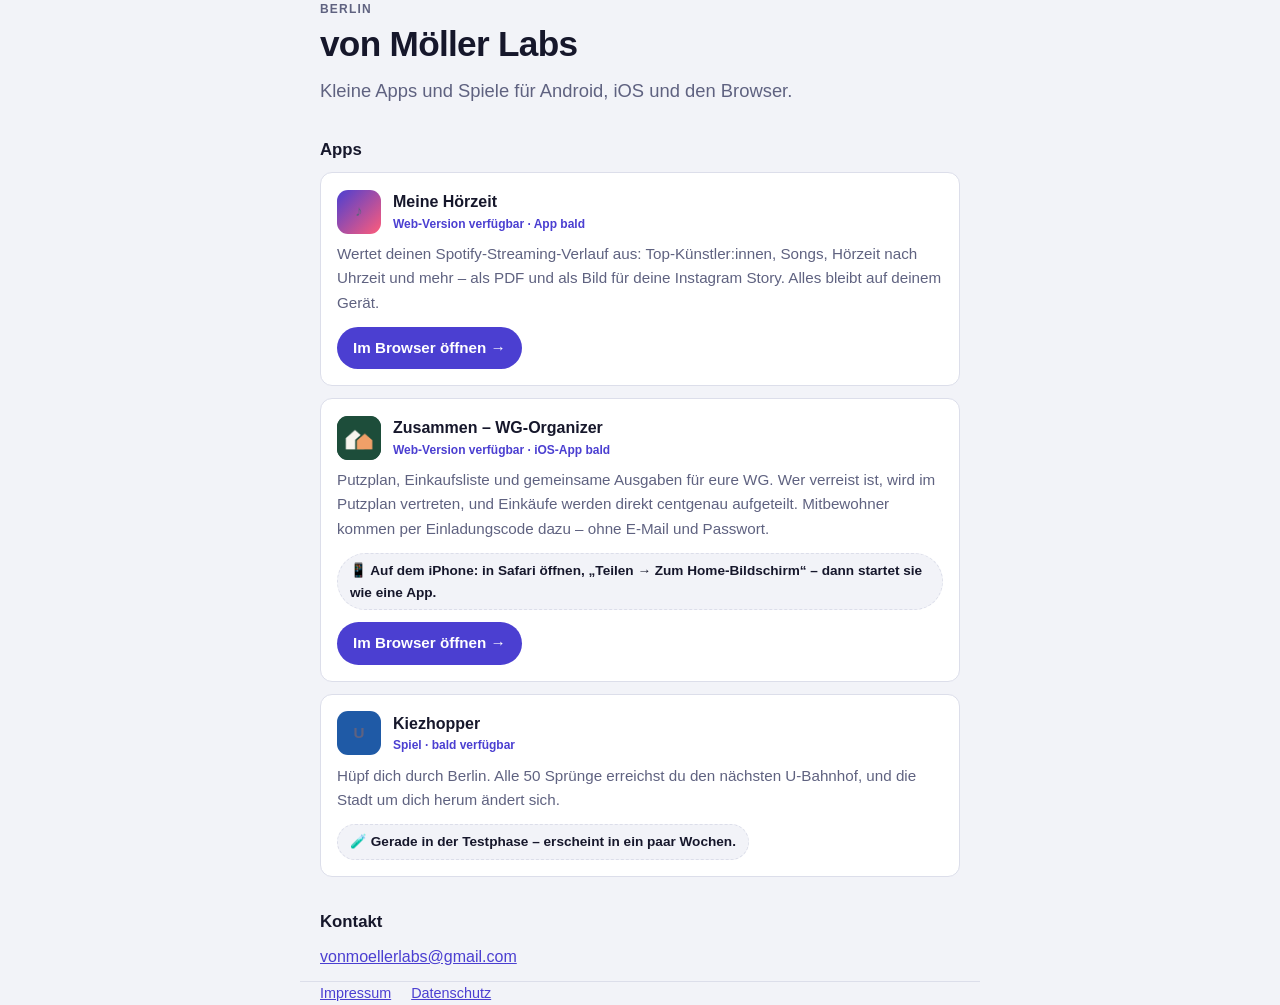
<file: index.html>
<!doctype html>
<html lang="de">
<head>
<meta charset="utf-8">
<meta name="viewport" content="width=device-width, initial-scale=1">
<title>von Möller Labs</title>
<meta name="description" content="Apps und Spiele von Nicolas von Möller, Berlin.">
<link rel="stylesheet" href="style.css">
</head>
<body>
<main class="wrap">
  <header>
    <p class="eyebrow">Berlin</p>
    <h1>von Möller Labs</h1>
    <p class="lead">Kleine Apps und Spiele für Android, iOS und den Browser.</p>
  </header>

  <section>
    <h2>Apps</h2>
    <ul class="apps">
      <li>
        <div class="app-head"><span class="icon" style="background:linear-gradient(135deg,#4B3FD1,#ff5c7a)" aria-hidden="true">♪</span>
          <div><strong>Meine Hörzeit</strong><span class="tag">Web-Version verfügbar · App bald</span></div></div>
        <span>Wertet deinen Spotify-Streaming-Verlauf aus: Top-Künstler:innen, Songs, Hörzeit nach Uhrzeit und mehr – als PDF und als Bild für deine Instagram Story. Alles bleibt auf deinem Gerät.</span>
        <a class="btn" href="hoerzeit/">Im Browser öffnen →</a>
      </li>
      <li>
        <div class="app-head"><span class="icon" style="background:#1D4D3A" aria-hidden="true"><img src="zusammen/icon-192.png" alt="" width="100%" height="100%" style="border-radius:inherit;display:block"></span>
          <div><strong>Zusammen – WG-Organizer</strong><span class="tag">Web-Version verfügbar · iOS-App bald</span></div></div>
        <span>Putzplan, Einkaufsliste und gemeinsame Ausgaben für eure WG. Wer verreist ist, wird im Putzplan vertreten, und Einkäufe werden direkt centgenau aufgeteilt. Mitbewohner kommen per Einladungscode dazu – ohne E-Mail und Passwort.</span>
        <span class="soon">📱 Auf dem iPhone: in Safari öffnen, „Teilen → Zum Home-Bildschirm“ – dann startet sie wie eine App.</span>
        <a class="btn" href="zusammen/">Im Browser öffnen →</a>
      </li>
      <li>
        <div class="app-head"><span class="icon" style="background:#1F5AA6" aria-hidden="true">U</span>
          <div><strong>Kiezhopper</strong><span class="tag">Spiel · bald verfügbar</span></div></div>
        <span>Hüpf dich durch Berlin. Alle 50 Sprünge erreichst du den nächsten U-Bahnhof, und die Stadt um dich herum ändert sich.</span>
        <span class="soon">🧪 Gerade in der Testphase – erscheint in ein paar Wochen.</span>
      </li>
    </ul>
  </section>

  <section>
    <h2>Kontakt</h2>
    <p><a href="mailto:vonmoellerlabs@gmail.com">vonmoellerlabs@gmail.com</a></p>
  </section>
</main>
<footer class="wrap">
  <a href="impressum.html">Impressum</a>
  <a href="datenschutz.html">Datenschutz</a>
</footer>
</body>
</html>
</file>
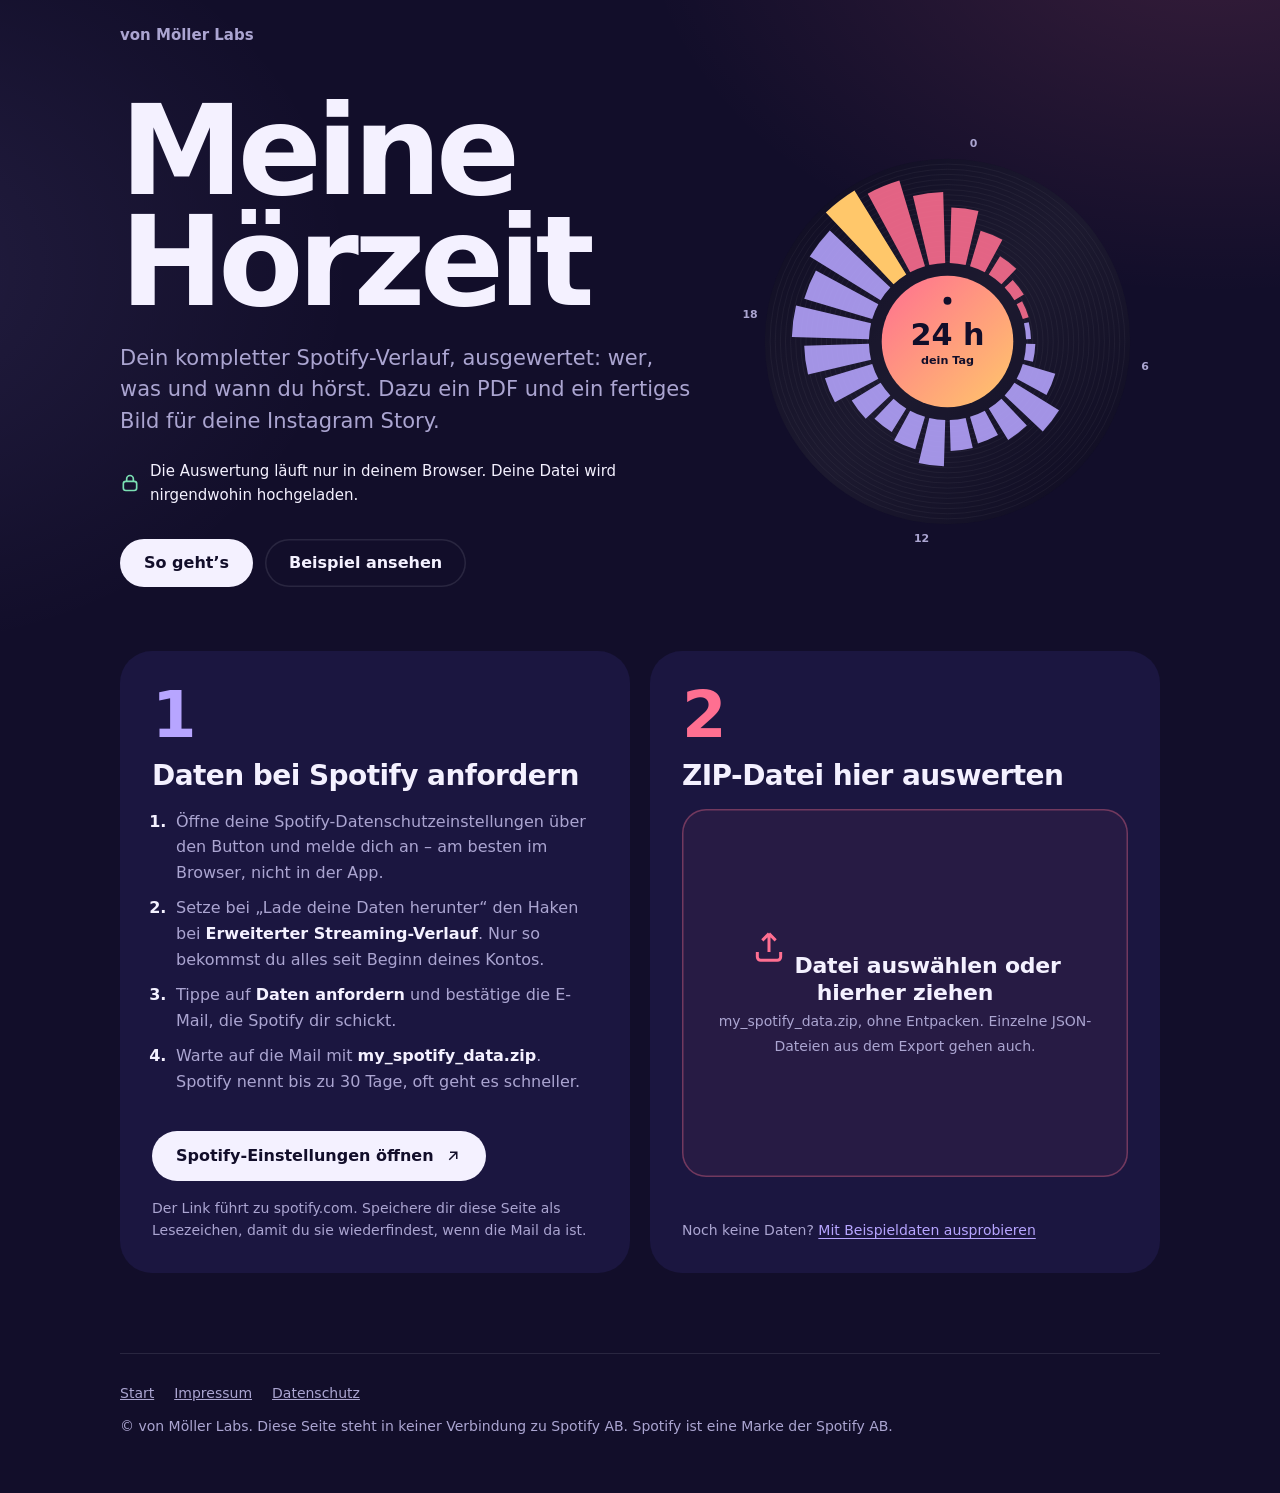
<file: hoerzeit/index.html>
<!doctype html>
<html lang="de">
<head>
<meta charset="utf-8">
<meta name="viewport" content="width=device-width, initial-scale=1">
<title>Meine Hörzeit – von Möller Labs</title>
<meta name="description" content="Lade deinen Spotify-Streaming-Verlauf hoch und sieh, wer, was und wann du hörst – direkt im Browser, ohne Upload auf einen Server.">
<meta name="theme-color" content="#120E2A">
<script src="vendor/jszip.min.js"></script>
<script src="vendor/jspdf.umd.min.js"></script>
<style>
/* Meine Hörzeit – bewusst ein fester Nacht-Look ("Studio bei gedimmtem Licht").
   Nur Systemschriften, keine externen Anfragen. */
:root{
  --ink:#120E2A; --panel:#1B1640; --raise:#261F55; --line:rgba(244,241,255,.10);
  --fg:#F4F1FF; --muted:#ABA5D1; --lilac:#B7A5FF; --coral:#FF6F91; --amber:#FFC76A; --ok:#7BE0B4;
  --round:ui-rounded,"SF Pro Rounded","Nunito","Arial Rounded MT Bold",system-ui,-apple-system,"Segoe UI",Roboto,sans-serif;
  --sans:system-ui,-apple-system,"Segoe UI",Roboto,"Helvetica Neue",Arial,sans-serif;
  color-scheme:dark;
}
*{box-sizing:border-box}
html,body{margin:0}
body{background:var(--ink);color:var(--fg);font:16px/1.6 var(--sans);-webkit-font-smoothing:antialiased;
  background-image:radial-gradient(60rem 40rem at 95% -10%,rgba(255,111,145,.16),transparent 60%),radial-gradient(50rem 40rem at -10% 30%,rgba(183,165,255,.10),transparent 60%);
  background-attachment:fixed}
h1,h2,h3{font-family:var(--round);font-weight:800;margin:0;line-height:1.05}
a{color:var(--lilac)}
:focus-visible{outline:2px solid var(--amber);outline-offset:3px;border-radius:6px}
.wrap{max-width:1080px;margin:0 auto;padding:0 20px}
.num{font-variant-numeric:tabular-nums}

/* Kopf */
.topnav{padding:22px 0 0}
.brand{color:var(--muted);text-decoration:none;font-weight:600;font-size:15px}
.brand:hover{color:var(--fg)}
.hero{display:grid;grid-template-columns:1.15fr .85fr;gap:40px;align-items:center;padding:48px 0 64px}
.hero h1{font-size:clamp(56px,10.5vw,124px);line-height:.9;letter-spacing:-.045em}
.lead{font-size:clamp(18px,2.1vw,21px);line-height:1.5;color:var(--muted);max-width:30em;margin:24px 0 0}
.privacy{display:flex;gap:10px;align-items:center;margin:22px 0 0;font-size:15px;color:var(--fg)}
.privacy svg{flex:none;width:20px;height:20px;color:var(--ok)}
.hero-actions{display:flex;flex-wrap:wrap;gap:12px;margin-top:32px}
.record{display:block;width:100%;aspect-ratio:1/1;height:auto}
.hero .record{max-width:440px;justify-self:end}
@media (max-width:820px){
  .hero{grid-template-columns:1fr;padding:32px 0 48px;gap:28px}
  .hero .record{max-width:300px;justify-self:center;order:-1}
}

/* Buttons */
.btn{appearance:none;border:0;cursor:pointer;display:inline-flex;align-items:center;gap:10px;font:650 16px/1 var(--sans);
  padding:16px 24px;border-radius:999px;text-decoration:none;transition:transform .12s ease,background-color .15s ease,box-shadow .15s ease}
.btn:active{transform:scale(.97)}
.btn svg{width:18px;height:18px;flex:none}
.btn-light{background:var(--fg);color:var(--ink)}
.btn-light:hover{box-shadow:0 0 0 4px rgba(244,241,255,.15)}
.btn-line{background:transparent;color:var(--fg);box-shadow:inset 0 0 0 1.5px var(--line)}
.btn-line:hover{box-shadow:inset 0 0 0 1.5px var(--lilac)}
.btn-story{background:linear-gradient(100deg,var(--coral),var(--amber));color:var(--ink)}
.btn-story:hover{box-shadow:0 0 0 4px rgba(255,111,145,.25)}
.linkbtn{appearance:none;background:none;border:0;padding:0;font:inherit;color:var(--lilac);text-decoration:underline;text-underline-offset:3px;cursor:pointer}

/* Schritte */
.steps{display:grid;grid-template-columns:1fr 1fr;gap:20px}
@media (max-width:820px){.steps{grid-template-columns:1fr}}
.step{background:var(--panel);border-radius:32px;padding:32px;display:flex;flex-direction:column}
.step-n{font:800 64px/1 var(--round);color:var(--lilac);letter-spacing:-.04em}
.step:nth-child(2) .step-n{color:var(--coral)}
.step h2{font-size:28px;letter-spacing:-.02em;margin:14px 0 18px}
.guide{margin:0 0 26px;padding-left:20px;color:var(--muted)}
.guide li{margin:0 0 10px;padding-left:4px}
.guide li::marker{color:var(--fg);font-weight:700}
.guide b{color:var(--fg);font-weight:600}
.step .btn{align-self:flex-start}
.hint{font-size:14px;color:var(--muted);margin:16px 0 0}
.drop{flex:1;display:grid;place-items:center;text-align:center;gap:6px;min-height:220px;padding:32px 20px;border-radius:24px;cursor:pointer;
  background:rgba(255,111,145,.05);box-shadow:inset 0 0 0 1.5px rgba(255,111,145,.35);transition:background-color .15s,box-shadow .15s}
.drop:hover,.drop.over{background:rgba(255,111,145,.10);box-shadow:inset 0 0 0 2px var(--coral)}
.drop input{position:absolute;width:1px;height:1px;opacity:0;pointer-events:none}
.drop:focus-within{outline:2px solid var(--amber);outline-offset:3px}
.drop svg{width:40px;height:40px;color:var(--coral);margin:0 auto 6px}
.drop strong{font:800 22px/1.2 var(--round);letter-spacing:-.01em}
.drop span{font-size:14px;color:var(--muted);max-width:28em}
.status{margin:14px 0 0;font-size:15px;min-height:1.6em}
.status.err{color:var(--coral)}
.status.ok{color:var(--ok)}

/* Ergebnisse */
#results{display:none;padding-top:72px}
.res-bar{display:flex;flex-wrap:wrap;justify-content:space-between;align-items:flex-end;gap:16px;margin-bottom:24px}
.res-bar h2{font-size:clamp(36px,5vw,52px);letter-spacing:-.035em}
.sub{color:var(--muted);margin:6px 0 0;font-size:15px}
.year{display:flex;align-items:center;gap:10px;color:var(--muted);font-size:15px}
select{font:600 15px var(--sans);color:var(--fg);background:var(--panel);border:0;box-shadow:inset 0 0 0 1.5px var(--line);border-radius:999px;padding:11px 38px 11px 18px;
  appearance:none;background-image:linear-gradient(45deg,transparent 50%,var(--fg) 50%),linear-gradient(135deg,var(--fg) 50%,transparent 50%);
  background-position:calc(100% - 20px) 50%,calc(100% - 15px) 50%;background-size:5px 5px;background-repeat:no-repeat;cursor:pointer}

.poster{display:grid;grid-template-columns:minmax(0,.95fr) minmax(0,1.05fr);gap:48px;align-items:center;background:var(--panel);border-radius:40px;padding:44px}
@media (max-width:820px){.poster{grid-template-columns:1fr;padding:28px;gap:28px;border-radius:32px}}
.poster .record{max-width:460px;margin:0 auto}
.cap{font-size:13px;color:var(--muted);text-align:center;margin:12px auto 0;max-width:30em}
.persona-e{font-size:48px;line-height:1;margin:0 0 14px}
.persona-t{font-size:clamp(44px,6.4vw,76px);letter-spacing:-.04em;line-height:.95}
.persona-d{color:var(--muted);font-size:18px;margin:14px 0 30px;max-width:30em}
.stats{display:grid;grid-template-columns:repeat(3,minmax(0,1fr));gap:22px 20px;margin:0}
@media (max-width:520px){.stats{grid-template-columns:repeat(2,minmax(0,1fr))}}
.stats div{border-top:1px solid var(--line);padding-top:12px}
.stats dd{margin:0;font:800 30px/1.1 var(--round);letter-spacing:-.02em;font-variant-numeric:tabular-nums}
.stats dt{font-size:14px;color:var(--muted);margin-top:4px}

.pair{display:grid;grid-template-columns:1fr 1fr;gap:20px;margin-top:20px}
@media (max-width:820px){.pair{grid-template-columns:1fr}}
.panel{background:var(--panel);border-radius:32px;padding:28px}
.panel h3{font-size:24px;letter-spacing:-.02em;margin-bottom:14px}
.rank ol{list-style:none;margin:0;padding:0}
.rank li{display:grid;grid-template-columns:30px minmax(0,1fr) auto;column-gap:12px;align-items:baseline;padding:11px 0;border-top:1px solid var(--line)}
.rank li .rk{font:800 16px var(--round);color:var(--muted);text-align:right;font-variant-numeric:tabular-nums}
.rank li b{display:block;font-weight:600;white-space:nowrap;overflow:hidden;text-overflow:ellipsis}
.rank li small{display:block;color:var(--muted);font-size:14px;white-space:nowrap;overflow:hidden;text-overflow:ellipsis}
.rank li .vl{font-size:14px;color:var(--muted);white-space:nowrap;font-variant-numeric:tabular-nums}
.rank li .br{grid-column:2/4;height:3px;border-radius:2px;margin-top:8px;background:var(--lilac);opacity:.55;width:var(--w)}
.rank li.first{border-top:0;padding:4px 0 18px;grid-template-columns:52px minmax(0,1fr) auto}
.rank li.first .rk{font-size:52px;line-height:.8;color:var(--amber);letter-spacing:-.04em}
.rank li.first b{font:800 clamp(24px,3vw,30px)/1.15 var(--round);letter-spacing:-.02em}
.rank li.first .br{background:linear-gradient(90deg,var(--amber),var(--coral));opacity:1;height:4px}
.rank .empty{color:var(--muted);margin:0}
canvas.chart{display:block;width:100%;height:190px}

.facts{display:grid;grid-template-columns:repeat(auto-fit,minmax(220px,1fr));gap:18px 24px;margin:0}
.facts div{border-top:1px solid var(--line);padding-top:12px}
.facts dt{font-size:14px;color:var(--muted)}
.facts dd{margin:2px 0 0;font-weight:600;font-size:17px}

.share{display:grid;grid-template-columns:230px minmax(0,1fr);gap:40px;align-items:center;margin-top:20px;background:var(--raise);border-radius:40px;padding:36px}
@media (max-width:700px){.share{grid-template-columns:1fr;padding:28px;gap:24px}.share img{max-width:230px;margin:0 auto}}
.share img{display:block;width:100%;aspect-ratio:9/16;border-radius:22px;box-shadow:0 24px 60px rgba(0,0,0,.45)}
.share h3{font-size:clamp(30px,4vw,40px);letter-spacing:-.03em}
.share p{color:var(--muted);font-size:17px;margin:12px 0 24px;max-width:30em}
.share .actions{display:flex;flex-wrap:wrap;gap:12px}
#shareHint{margin-top:16px}

footer{margin-top:80px;padding:28px 0 56px;border-top:1px solid var(--line);color:var(--muted);font-size:14px}
footer nav{display:flex;gap:20px;margin-bottom:10px}
footer a{color:var(--muted)}
footer a:hover{color:var(--fg)}

.overlay{position:fixed;inset:0;background:rgba(18,14,42,.75);backdrop-filter:blur(6px);-webkit-backdrop-filter:blur(6px);display:none;place-items:center;z-index:10;font-weight:600}
.overlay.on{display:grid}
.spinner{width:56px;height:56px;border-radius:50%;margin:0 auto 14px;background:conic-gradient(from 0deg,var(--coral),var(--amber),var(--lilac),var(--coral));
  -webkit-mask:radial-gradient(circle,transparent 9px,#000 10px);mask:radial-gradient(circle,transparent 9px,#000 10px);animation:spin 1.6s linear infinite}
@keyframes spin{to{transform:rotate(360deg)}}
@media (prefers-reduced-motion:reduce){*{transition:none!important}.spinner{animation-duration:6s}}
</style>
</head>
<body>

<div class="wrap">
  <nav class="topnav"><a class="brand" href="../index.html">von Möller Labs</a></nav>

  <header class="hero">
    <div>
      <h1>Meine Hörzeit</h1>
      <p class="lead">Dein kompletter Spotify-Verlauf, ausgewertet: wer, was und wann du hörst. Dazu ein PDF und ein fertiges Bild für deine Instagram Story.</p>
      <p class="privacy"><svg viewBox="0 0 24 24" fill="none" stroke="currentColor" stroke-width="2" aria-hidden="true"><rect x="4" y="10" width="16" height="11" rx="3"/><path d="M8 10V7a4 4 0 0 1 8 0v3"/></svg>Die Auswertung läuft nur in deinem Browser. Deine Datei wird nirgendwohin hochgeladen.</p>
      <div class="hero-actions">
        <a class="btn btn-light" href="#step1">So geht’s</a>
        <button class="btn btn-line" id="demo2" type="button">Beispiel ansehen</button>
      </div>
    </div>
    <canvas class="record" id="heroRecord" aria-hidden="true"></canvas>
  </header>

  <section class="steps">
    <article class="step" id="step1">
      <span class="step-n" aria-hidden="true">1</span>
      <h2>Daten bei Spotify anfordern</h2>
      <ol class="guide">
        <li>Öffne deine Spotify-Datenschutzeinstellungen über den Button und melde dich an – am besten im Browser, nicht in der App.</li>
        <li>Setze bei „Lade deine Daten herunter“ den Haken bei <b>Erweiterter Streaming-Verlauf</b>. Nur so bekommst du alles seit Beginn deines Kontos.</li>
        <li>Tippe auf <b>Daten anfordern</b> und bestätige die E-Mail, die Spotify dir schickt.</li>
        <li>Warte auf die Mail mit <b>my_spotify_data.zip</b>. Spotify nennt bis zu 30 Tage, oft geht es schneller.</li>
      </ol>
      <a class="btn btn-light" href="https://www.spotify.com/de/account/privacy/" target="_blank" rel="noopener">
        Spotify-Einstellungen öffnen
        <svg viewBox="0 0 24 24" fill="none" stroke="currentColor" stroke-width="2" aria-hidden="true"><path d="M7 17 17 7M8 7h9v9"/></svg>
      </a>
      <p class="hint">Der Link führt zu spotify.com. Speichere dir diese Seite als Lesezeichen, damit du sie wiederfindest, wenn die Mail da ist.</p>
    </article>

    <article class="step" id="step2">
      <span class="step-n" aria-hidden="true">2</span>
      <h2>ZIP-Datei hier auswerten</h2>
      <label class="drop" id="drop">
        <input type="file" id="file" accept=".zip,.json,application/zip,application/json" multiple>
        <div>
          <svg viewBox="0 0 24 24" fill="none" stroke="currentColor" stroke-width="1.8" aria-hidden="true"><path d="M12 15V4m0 0-4 4m4-4 4 4M5 15v3a2 2 0 0 0 2 2h10a2 2 0 0 0 2-2v-3"/></svg>
          <strong>Datei auswählen oder hierher ziehen</strong><br>
          <span>my_spotify_data.zip, ohne Entpacken. Einzelne JSON-Dateien aus dem Export gehen auch.</span>
        </div>
      </label>
      <p class="status" id="status" role="status"></p>
      <p class="hint" style="margin-top:4px">Noch keine Daten? <button class="linkbtn" id="demo" type="button">Mit Beispieldaten ausprobieren</button></p>
    </article>
  </section>

  <section id="results" aria-live="polite">
    <div class="res-bar">
      <div><h2 id="resTitle">Deine Hörzeit</h2><p class="sub" id="resRange"></p></div>
      <label class="year">Zeitraum <select id="yearSel"></select></label>
    </div>

    <div class="poster">
      <div>
        <canvas class="record" id="chHour" role="img" aria-label="Hörzeit nach Uhrzeit"></canvas>
        <p class="cap">Deine Hörzeit über den Tag – oben ist Mitternacht, im Uhrzeigersinn bis 23 Uhr. Der goldene Strahl ist deine stärkste Stunde.</p>
      </div>
      <div>
        <p class="persona-e" id="personaE" aria-hidden="true"></p>
        <h3 class="persona-t" id="personaT"></h3>
        <p class="persona-d" id="personaD"></p>
        <dl class="stats" id="kpis"></dl>
      </div>
    </div>

    <div class="pair">
      <section class="panel rank"><h3>Künstler:innen</h3><ol id="topArtists"></ol></section>
      <section class="panel rank"><h3>Songs</h3><ol id="topTracks"></ol></section>
    </div>
    <div class="pair">
      <section class="panel"><h3>Nach Wochentag</h3><canvas class="chart" id="chWeek"></canvas></section>
      <section class="panel"><h3 id="chTimeTitle">Nach Monat</h3><canvas class="chart" id="chTime"></canvas></section>
    </div>
    <div class="pair">
      <section class="panel rank"><h3>Alben</h3><ol id="topAlbums"></ol></section>
      <section class="panel rank"><h3>Podcasts</h3><ol id="topPods"></ol></section>
    </div>
    <section class="panel" style="margin-top:20px"><h3>Was sonst noch auffällt</h3><dl class="facts" id="facts"></dl></section>

    <section class="share">
      <img id="storyPrev" alt="Vorschau deines Bildes für die Instagram Story">
      <div>
        <h3>Zeig’s deinen Leuten</h3>
        <p>Teile deine Hörzeit als Bild in deiner Instagram Story oder speichere die komplette Auswertung als PDF.</p>
        <div class="actions">
          <button class="btn btn-story" id="btnStory" type="button">
            <svg viewBox="0 0 24 24" fill="none" stroke="currentColor" stroke-width="2" aria-hidden="true"><rect x="3" y="3" width="18" height="18" rx="5"/><circle cx="12" cy="12" r="4"/><circle cx="17.5" cy="6.5" r="1" fill="currentColor"/></svg>
            In Instagram Story teilen
          </button>
          <button class="btn btn-line" id="btnPdf" type="button">
            <svg viewBox="0 0 24 24" fill="none" stroke="currentColor" stroke-width="2" aria-hidden="true"><path d="M12 3v12m0 0 5-5m-5 5-5-5M5 21h14"/></svg>
            PDF speichern
          </button>
          <button class="btn btn-line" id="btnImg" type="button">Bild speichern</button>
        </div>
        <p class="hint" id="shareHint"></p>
      </div>
    </section>
  </section>

  <footer>
    <nav><a href="../index.html">Start</a><a href="../impressum.html">Impressum</a><a href="../datenschutz.html">Datenschutz</a></nav>
    <div>© von Möller Labs. Diese Seite steht in keiner Verbindung zu Spotify AB. Spotify ist eine Marke der Spotify AB.</div>
  </footer>
</div>

<div class="overlay" id="overlay"><div style="text-align:center"><div class="spinner"></div><div id="overlayText">Lese deine Daten …</div></div></div>

<script>
/* ======================= Einstellungen ======================= */
const SITE_URL = location.host ? (location.host + location.pathname).replace(/index\.html$/,'').replace(/\/$/,'') : 'hoerzeit';
const MIN_PLAY_MS = 30000;   // ab 30 Sek. zählt ein Song als "gehört" (wie bei Spotify)

/* ======================= Helfer ======================= */
const $ = s => document.querySelector(s);
const nf = new Intl.NumberFormat('de-DE');
const fmt = n => nf.format(Math.round(n));
const MONTHS = ['Jan','Feb','Mär','Apr','Mai','Jun','Jul','Aug','Sep','Okt','Nov','Dez'];
const WEEKDAYS = ['Mo','Di','Mi','Do','Fr','Sa','So'];
const WEEKDAYS_LONG = ['Montag','Dienstag','Mittwoch','Donnerstag','Freitag','Samstag','Sonntag'];
const esc = s => String(s ?? '').replace(/[&<>"']/g, c => ({'&':'&amp;','<':'&lt;','>':'&gt;','"':'&quot;',"'":'&#39;'}[c]));
const dayKey = d => d.getFullYear()+'-'+String(d.getMonth()+1).padStart(2,'0')+'-'+String(d.getDate()).padStart(2,'0');
const fmtDate = d => d.toLocaleDateString('de-DE',{day:'numeric',month:'long',year:'numeric'});
function hm(ms){ const m = ms/60000; if (m < 60) return fmt(m)+' Min.'; const h = m/60; return (h<10? h.toFixed(1).replace('.',','): fmt(h))+' Std.'; }
function setStatus(msg, cls=''){ const s=$('#status'); s.textContent=msg; s.className='status '+cls; }
function overlay(on, txt){ $('#overlay').classList.toggle('on', on); if (txt) $('#overlayText').textContent = txt; }
function cssVar(n){ return getComputedStyle(document.documentElement).getPropertyValue(n).trim(); }

/* ======================= Daten einlesen ======================= */
let RECORDS = [];

function normalize(r){
  // Erweiterter Streaming-Verlauf
  if ('ts' in r){
    const t = Date.parse(r.ts); if (isNaN(t)) return null;
    const ms = +r.ms_played || 0;
    if (r.master_metadata_track_name){
      return {t, ms, ext:true, type:'music', track:r.master_metadata_track_name, artist:r.master_metadata_album_artist_name||'Unbekannt',
        album:r.master_metadata_album_album_name||'', skipped: r.skipped===true || r.reason_end==='fwdbtn', shuffle: r.shuffle===true};
    }
    if (r.episode_name || r.episode_show_name){
      return {t, ms, ext:true, type:'podcast', show:r.episode_show_name||'Podcast', episode:r.episode_name||''};
    }
    return null;
  }
  // Normale Kontodaten (StreamingHistory_music_X.json / StreamingHistory_podcast_X.json)
  if ('endTime' in r){
    const t = Date.parse(String(r.endTime).replace(' ','T')+':00Z'); if (isNaN(t)) return null;
    const ms = +r.msPlayed || 0;
    if (r.trackName) return {t, ms, ext:false, type:'music', track:r.trackName, artist:r.artistName||'Unbekannt', album:''};
    if (r.podcastName || r.episodeName) return {t, ms, ext:false, type:'podcast', show:r.podcastName||'Podcast', episode:r.episodeName||''};
  }
  return null;
}

function isHistoryFile(name){
  const base = name.split('/').pop();
  if (/video/i.test(base)) return false;
  return /^(Streaming_?History|endsong)/i.test(base) && /\.json$/i.test(base);
}

async function readFiles(files){
  const raw = [];
  for (const f of files){
    if (/\.zip$/i.test(f.name) || f.type.includes('zip')){
      if (!window.JSZip) throw new Error('ZIP-Modul konnte nicht geladen werden. Bitte Internetverbindung prüfen.');
      const zip = await JSZip.loadAsync(f);
      const entries = Object.values(zip.files).filter(e => !e.dir && isHistoryFile(e.name));
      for (const e of entries){
        try { const arr = JSON.parse(await e.async('string')); if (Array.isArray(arr)) raw.push(...arr); } catch(_){}
      }
    } else if (/\.json$/i.test(f.name)){
      try { const arr = JSON.parse(await f.text()); if (Array.isArray(arr)) raw.push(...arr); } catch(_){}
    }
  }
  let recs = raw.map(normalize).filter(Boolean);
  // Wenn der erweiterte Verlauf vorhanden ist, nur diesen nutzen (vermeidet doppelte Zählung)
  if (recs.some(r => r.ext)) recs = recs.filter(r => r.ext);
  // Duplikate entfernen (z. B. wenn Dateien doppelt hochgeladen wurden)
  const seen = new Set();
  recs = recs.filter(r => { const k = r.t+'|'+(r.track||r.episode)+'|'+r.ms; if (seen.has(k)) return false; seen.add(k); return true; });
  recs.sort((a,b) => a.t-b.t);
  return recs;
}

async function handleFiles(files){
  if (!files || !files.length) return;
  overlay(true, 'Lese deine Daten …');
  try {
    const recs = await readFiles([...files]);
    if (!recs.length){
      overlay(false);
      setStatus('In der Datei wurde kein Streaming-Verlauf gefunden. Lade bitte die ZIP-Datei von Spotify (my_spotify_data.zip) hoch.', 'err');
      return;
    }
    RECORDS = recs;
    setStatus('✓ '+fmt(recs.length)+' Einträge eingelesen.', 'ok');
    showResults();
  } catch(e){
    console.error(e);
    setStatus('Die Datei konnte nicht gelesen werden: '+e.message, 'err');
  } finally { overlay(false); }
}

/* ======================= Auswertung ======================= */
function analyze(year){
  const recs = year==='all' ? RECORDS : RECORDS.filter(r => new Date(r.t).getFullYear()===+year);
  const S = {year, totalMs:0, musicMs:0, podMs:0, plays:0, artists:new Map(), tracks:new Map(), albums:new Map(), pods:new Map(),
    hours:new Array(24).fill(0), week:new Array(7).fill(0), timeline:new Map(), days:new Map(), skipN:0, skipBase:0, shufN:0, first:null, last:null, nightMs:0};
  for (const r of recs){
    const d = new Date(r.t);
    S.totalMs += r.ms;
    S.hours[d.getHours()] += r.ms;
    S.week[(d.getDay()+6)%7] += r.ms;
    const tk = year==='all' ? String(d.getFullYear()) : d.getMonth();
    S.timeline.set(tk, (S.timeline.get(tk)||0) + r.ms);
    const dk = dayKey(d); S.days.set(dk, (S.days.get(dk)||0) + r.ms);
    if (!S.first) S.first = r; S.last = r;
    if (r.type==='music'){
      S.musicMs += r.ms;
      const counted = r.ms >= MIN_PLAY_MS;
      if (counted) S.plays++;
      const a = S.artists.get(r.artist) || {name:r.artist, ms:0, plays:0}; a.ms += r.ms; if (counted) a.plays++; S.artists.set(r.artist, a);
      const k = r.track+'\u0000'+r.artist;
      const t = S.tracks.get(k) || {name:r.track, artist:r.artist, ms:0, plays:0}; t.ms += r.ms; if (counted) t.plays++; S.tracks.set(k, t);
      if (r.album){ const ak = r.album+'\u0000'+r.artist; const al = S.albums.get(ak) || {name:r.album, artist:r.artist, ms:0}; al.ms += r.ms; S.albums.set(ak, al); }
      if (r.ext){ S.skipBase++; if (r.skipped) S.skipN++; if (r.shuffle) S.shufN++; }
    } else {
      S.podMs += r.ms;
      const p = S.pods.get(r.show) || {name:r.show, ms:0, eps:new Set()}; p.ms += r.ms; p.eps.add(r.episode); S.pods.set(r.show, p);
    }
  }
  S.topArtists = [...S.artists.values()].sort((a,b)=>b.ms-a.ms);
  S.topTracks  = [...S.tracks.values()].filter(t=>t.plays>0).sort((a,b)=>b.plays-a.plays || b.ms-a.ms);
  S.topAlbums  = [...S.albums.values()].sort((a,b)=>b.ms-a.ms);
  S.topPods    = [...S.pods.values()].sort((a,b)=>b.ms-a.ms);
  // Tage / Serien
  const dayKeys = [...S.days.keys()].sort();
  S.activeDays = dayKeys.length;
  let best = null; for (const [k,v] of S.days) if (!best || v>best[1]) best = [k,v];
  S.bestDay = best;
  let streak=0, maxStreak=0, prev=null;
  for (const k of dayKeys){
    const cur = new Date(k+'T12:00:00');
    streak = (prev && Math.round((cur-prev)/864e5)===1) ? streak+1 : 1;
    if (streak>maxStreak) maxStreak = streak; prev = cur;
  }
  S.maxStreak = maxStreak;
  S.peakHour = S.hours.indexOf(Math.max(...S.hours));
  S.peakDay = S.week.indexOf(Math.max(...S.week));
  S.persona = persona(S);
  return S;
}

function persona(S){
  const h = S.peakHour;
  const tot = S.hours.reduce((a,b)=>a+b,0) || 1;
  const night = (S.hours.slice(22).reduce((a,b)=>a+b,0) + S.hours.slice(0,5).reduce((a,b)=>a+b,0)) / tot;
  const top1share = S.topArtists[0] ? S.topArtists[0].ms / (S.musicMs||1) : 0;
  if (night > .25 || h>=22 || h<5) return {e:'🦉', t:'Nachteule', d:'Deine Musik läuft am liebsten, wenn alle anderen schlafen.'};
  if (top1share > .2) return {e:'💘', t:'Superfan', d:'Über ein Fünftel deiner Hörzeit gehört '+S.topArtists[0].name+'. Das ist Treue.'};
  if (S.artists.size > 800) return {e:'🧭', t:'Entdecker:in', d:'Mehr als '+fmt(S.artists.size)+' verschiedene Künstler:innen – du hörst querbeet.'};
  if (h>=5 && h<10) return {e:'🌅', t:'Frühaufsteher:in', d:'Dein Tag startet mit Musik – die meiste Hörzeit liegt am Morgen.'};
  if (h>=17) return {e:'🌆', t:'Feierabend-Hörer:in', d:'Wenn der Tag vorbei ist, geht bei dir die Musik an.'};
  return {e:'🎧', t:'Dauerbeschaller:in', d:'Musik begleitet dich durch den ganzen Tag.'};
}

/* ======================= Darstellung ======================= */
let CUR = null, STORY_BLOB = null;

function showResults(){
  const years = [...new Set(RECORDS.map(r => new Date(r.t).getFullYear()))].sort((a,b)=>b-a);
  const sel = $('#yearSel');
  sel.innerHTML = '<option value="all">Alle Jahre</option>' + years.map(y=>`<option value="${y}">${y}</option>`).join('');
  sel.value = years.length>1 ? String(years[0]) : 'all';
  $('#results').style.display = 'block';
  render();
  setTimeout(()=> $('#results').scrollIntoView({behavior:'smooth'}), 50);
}

function periodLabel(S){ return S.year==='all' ? 'Alle Jahre' : String(S.year); }

const REDUCED = matchMedia('(prefers-reduced-motion: reduce)').matches;
const COL = {ink:'#120E2A', panel:'#1B1640', fg:'#F4F1FF', muted:'#ABA5D1', lilac:'#B7A5FF', coral:'#FF6F91', amber:'#FFC76A', line:'rgba(244,241,255,.10)'};
const ROUND = 'ui-rounded, "SF Pro Rounded", "Nunito", "Arial Rounded MT Bold", system-ui, -apple-system, sans-serif';
const SANS = 'system-ui, -apple-system, "Segoe UI", Roboto, "Helvetica Neue", Arial, sans-serif';

function render(){
  const S = CUR = analyze($('#yearSel').value);
  $('#resTitle').textContent = S.year==='all' ? 'Deine Hörzeit, alle Jahre' : 'Deine Hörzeit '+S.year;
  $('#resRange').textContent = S.first ? fmtDate(new Date(S.first.t)) + ' bis ' + fmtDate(new Date(S.last.t)) : '';
  $('#personaE').textContent = S.persona.e;
  $('#personaT').textContent = S.persona.t;
  $('#personaD').textContent = S.persona.d;
  const mins = S.totalMs/60000;
  const k = [[fmt(mins),'Minuten'],[fmt(mins/60),'Stunden'],[fmt(S.plays),'Streams'],[fmt(S.tracks.size),'verschiedene Songs'],[fmt(S.artists.size),'Künstler:innen'],[fmt(S.activeDays),'Tage mit Musik']];
  $('#kpis').innerHTML = k.map(([v,l])=>`<div><dd>${v}</dd><dt>${l}</dt></div>`).join('');

  list('#topArtists', S.topArtists.slice(0,10), a => [a.name, fmt(a.plays)+' Streams'], a => hm(a.ms), a => a.ms);
  list('#topTracks', S.topTracks.slice(0,10), t => [t.name, t.artist], t => fmt(t.plays)+'×', t => t.plays);
  list('#topAlbums', S.topAlbums.slice(0,5), a => [a.name, a.artist], a => hm(a.ms), a => a.ms, 'Alben sind nur im erweiterten Streaming-Verlauf enthalten.');
  list('#topPods', S.topPods.slice(0,5), p => [p.name, p.eps.size+(p.eps.size===1?' Folge':' Folgen')], p => hm(p.ms), p => p.ms, 'In diesem Zeitraum hast du keine Podcasts gehört.');

  const f = [];
  if (S.bestDay) f.push(['Dein stärkster Tag', fmtDate(new Date(S.bestDay[0]+'T12:00:00'))+', '+hm(S.bestDay[1])]);
  f.push(['Längste Serie', S.maxStreak+' Tage am Stück']);
  f.push(['Lieblingsstunde', S.peakHour+' bis '+(S.peakHour+1)+' Uhr']);
  f.push(['Lieblingstag', WEEKDAYS_LONG[S.peakDay]]);
  if (S.skipBase) f.push(['Übersprungen', Math.round(S.skipN/S.skipBase*100)+' % deiner Songs']);
  if (S.skipBase) f.push(['Im Shuffle gehört', Math.round(S.shufN/S.skipBase*100)+' %']);
  if (S.podMs) f.push(['Podcasts', hm(S.podMs)]);
  if (S.activeDays) f.push(['Pro Musiktag im Schnitt', hm(S.totalMs/S.activeDays)]);
  $('#facts').innerHTML = f.map(([l,v])=>`<div><dt>${l}</dt><dd>${esc(v)}</dd></div>`).join('');

  animateRecord($('#chHour'), S.hours, fmt(mins), 'Minuten');
  drawAllCharts();
  buildStory();
}

function list(sel, items, label, value, metric, emptyMsg='Keine Daten.'){
  const el = $(sel);
  if (!items.length){ el.innerHTML = `<li style="display:block;border:0"><p class="empty">${emptyMsg}</p></li>`; return; }
  const max = metric(items[0]) || 1;
  el.innerHTML = items.map((it,i) => { const [a,b] = label(it);
    return `<li${i===0?' class="first"':''}><span class="rk">${i+1}</span><span><b>${esc(a)}</b><small>${esc(b)}</small></span><span class="vl">${esc(value(it))}</span><i class="br" style="--w:${Math.max(3,metric(it)/max*100).toFixed(1)}%"></i></li>`; }).join('');
}

/* ----- Schallplatte: 24 Stunden als Rillen-Strahlen ----- */
function paintRecord(c, cx, cy, R, hours, big, small, p=1, withLabels=true){
  const max = Math.max(...hours, 1e-9), peak = hours.indexOf(Math.max(...hours));
  const rIn = R*0.43, rOut = R*0.97;
  // Platte
  c.save();
  c.beginPath(); c.arc(cx, cy, R, 0, Math.PI*2); c.fillStyle = '#0E0B22'; c.fill();
  for (let r = rIn*1.02; r < R*0.995; r += R*0.028){ c.beginPath(); c.arc(cx, cy, r, 0, Math.PI*2); c.strokeStyle='rgba(244,241,255,.045)'; c.lineWidth=1; c.stroke(); }
  // Glanz
  const sh = c.createLinearGradient(cx-R, cy-R, cx+R, cy+R);
  sh.addColorStop(0,'rgba(255,255,255,0)'); sh.addColorStop(.48,'rgba(255,255,255,.06)'); sh.addColorStop(.52,'rgba(255,255,255,.06)'); sh.addColorStop(1,'rgba(255,255,255,0)');
  c.beginPath(); c.arc(cx, cy, R, 0, Math.PI*2); c.fillStyle = sh; c.fill();
  // Strahlen
  const span = Math.PI*2/24, gap = span*0.22;
  hours.forEach((v,h) => {
    const a0 = -Math.PI/2 + h*span + gap/2, a1 = a0 + span - gap;
    const len = (rOut - rIn) * Math.max(.02, v/max) * p;
    const night = (h>=22 || h<5);
    c.beginPath(); c.arc(cx, cy, rIn + len, a0, a1); c.arc(cx, cy, rIn, a1, a0, true); c.closePath();
    c.fillStyle = h===peak ? COL.amber : night ? COL.coral : COL.lilac;
    c.globalAlpha = h===peak ? 1 : .88; c.fill(); c.globalAlpha = 1;
  });
  // Etikett
  const rl = R*0.36;
  const lg = c.createLinearGradient(cx-rl, cy-rl, cx+rl, cy+rl); lg.addColorStop(0, COL.coral); lg.addColorStop(1, COL.amber);
  c.beginPath(); c.arc(cx, cy, rl, 0, Math.PI*2); c.fillStyle = lg; c.fill();
  c.fillStyle = COL.ink; c.textAlign='center'; c.textBaseline='alphabetic';
  let fs = rl*0.46; c.font = `800 ${fs}px ${ROUND}`;
  while (c.measureText(big).width > rl*1.6 && fs > 8){ fs -= 1; c.font = `800 ${fs}px ${ROUND}`; }
  c.fillText(big, cx, cy + fs*0.12);
  c.font = `600 ${rl*0.17}px ${SANS}`; c.fillText(small, cx, cy + fs*0.12 + rl*0.28);
  c.beginPath(); c.arc(cx, cy - rl*0.62, rl*0.06, 0, Math.PI*2); c.fill();
  // Stundenmarken
  if (withLabels){
    c.fillStyle = COL.muted; c.font = `600 ${Math.max(10, R*0.06)}px ${SANS}`; c.textBaseline='middle';
    [0,6,12,18].forEach(h => { const a = -Math.PI/2 + h*span + span/2, r = R*1.09; c.fillText(String(h), cx + Math.cos(a)*r, cy + Math.sin(a)*r); });
  }
  c.restore();
}
function sizeCanvas(cv){
  const dpr = window.devicePixelRatio || 1, w = cv.clientWidth || 300;
  cv.width = w*dpr; cv.height = w*dpr;
  const c = cv.getContext('2d'); c.setTransform(dpr,0,0,dpr,0,0); return [c, w];
}
function drawRecord(cv, hours, big, small, p=1){
  const [c, w] = sizeCanvas(cv); c.clearRect(0,0,w,w);
  paintRecord(c, w/2, w/2, w/2*0.86, hours, big, small, p);
}
function animateRecord(cv, hours, big, small){
  cv._rec = [hours, big, small];
  if (REDUCED){ drawRecord(cv, hours, big, small, 1); return; }
  const t0 = performance.now(), dur = 1100, id = (cv._anim = (cv._anim||0)+1);
  const step = now => { if (id !== cv._anim) return; const x = Math.min(1,(now-t0)/dur), e = 1-Math.pow(1-x,3);
    drawRecord(cv, hours, big, small, e); if (x<1) requestAnimationFrame(step); };
  requestAnimationFrame(step);
}

/* ----- Balkendiagramme (Bildschirm + PDF) ----- */
function chartData(S){
  const hour = {labels:[...Array(24).keys()].map(h=>String(h)), values:S.hours.map(v=>v/3.6e6)};
  const week = {labels:WEEKDAYS, values:S.week.map(v=>v/3.6e6)};
  let time;
  if (S.year==='all'){ const ks=[...S.timeline.keys()].sort(); time={labels:ks, values:ks.map(k=>S.timeline.get(k)/3.6e6), title:'Nach Jahr (Std.)'}; }
  else time = {labels:MONTHS, values:MONTHS.map((_,i)=>(S.timeline.get(i)||0)/3.6e6), title:'Nach Monat (Std.)'};
  return {hour, week, time};
}

function drawBars(cv, labels, values, o){
  const dpr = o.dpr || window.devicePixelRatio || 1;
  const W = o.w || cv.clientWidth || 600, H = o.h || cv.clientHeight || 190;
  cv.width = W*dpr; cv.height = H*dpr;
  const c = cv.getContext('2d'); c.setTransform(dpr,0,0,dpr,0,0);
  c.fillStyle = o.bg; c.fillRect(0,0,W,H);
  const padL=34, padB=24, padT=10, padR=4;
  const max = Math.max(...values, .0001), nice = niceMax(max);
  c.font = `500 11px ${SANS}`; c.textBaseline='middle'; c.textAlign='right';
  for (let i=0;i<=4;i++){
    const y = padT + (H-padT-padB)*(1-i/4);
    c.strokeStyle=o.grid; c.lineWidth=1; c.beginPath(); c.moveTo(padL,y); c.lineTo(W-padR,y); c.stroke();
    c.fillStyle=o.muted; c.fillText(fmtAxis(nice*i/4), padL-8, y);
  }
  const n = values.length, slot = (W-padL-padR)/n, bw = Math.max(2, Math.min(slot*0.62, 34));
  const maxIdx = values.indexOf(Math.max(...values));
  const step = n>16 ? 3 : 1;
  values.forEach((v,i)=>{
    const h = (H-padT-padB) * (v/nice);
    const x = padL + slot*i + (slot-bw)/2, y = H-padB-h;
    c.fillStyle = i===maxIdx ? o.accent2 : o.accent;
    roundRect(c, x, y, bw, h, Math.min(6,bw/2)); c.fill();
    if (i%step===0){ c.fillStyle = i===maxIdx ? o.fg||o.muted : o.muted; c.textAlign='center'; c.fillText(labels[i], x+bw/2, H-padB/2+3); }
  });
}
function niceMax(m){ const p = Math.pow(10, Math.floor(Math.log10(m))); const r = m/p; return (r<=1?1:r<=2?2:r<=4?4:r<=8?8:10)*p; }
function fmtAxis(v){ return Number.isInteger(+v.toFixed(6)) ? fmt(v) : String(+v.toFixed(2)).replace('.',','); }
function roundRect(c,x,y,w,h,r){ if (h<=0){ c.beginPath(); return; } r=Math.min(r,h); c.beginPath(); c.moveTo(x,y+h); c.lineTo(x,y+r); c.quadraticCurveTo(x,y,x+r,y); c.lineTo(x+w-r,y); c.quadraticCurveTo(x+w,y,x+w,y+r); c.lineTo(x+w,y+h); c.closePath(); }

function screenTheme(){ return {bg:COL.panel, grid:COL.line, muted:COL.muted, fg:COL.fg, accent:COL.lilac, accent2:COL.amber}; }
function drawAllCharts(){
  const hr = $('#heroRecord'); if (hr._rec && !hr._anim) drawRecord(hr, ...hr._rec);
  if (!CUR) return;
  const d = chartData(CUR), t = screenTheme();
  $('#chTimeTitle').textContent = d.time.title.replace(' (Std.)','');
  drawBars($('#chWeek'), d.week.labels, d.week.values, t);
  drawBars($('#chTime'), d.time.labels, d.time.values, t);
  const ch = $('#chHour'); if (ch._rec) drawRecord(ch, ...ch._rec);
}
window.addEventListener('resize', ()=>{ clearTimeout(window.__rz); window.__rz=setTimeout(()=>{ $('#heroRecord')._anim=0; drawAllCharts(); },150); });

/* Startseiten-Platte mit typischem Tagesverlauf */
(function heroRecord(){
  const cv = $('#heroRecord');
  const demo = [.9,.6,.35,.18,.1,.08,.15,.55,.85,.6,.45,.5,.75,.55,.45,.55,.8,1.05,1.25,1.15,1.35,1.6,1.45,1.15];
  const go = () => { animateRecord(cv, demo, '24 h', 'dein Tag'); };
  (document.fonts ? document.fonts.ready : Promise.resolve()).then(go);
})();

/* ======================= Instagram-Story-Bild ======================= */
async function buildStory(){
  await (document.fonts ? document.fonts.ready : Promise.resolve());
  const S = CUR, W=1080, H=1920, PAD=96;
  const cv = document.createElement('canvas'); cv.width=W; cv.height=H;
  const c = cv.getContext('2d');
  c.fillStyle = COL.ink; c.fillRect(0,0,W,H);
  glow(c, 980, 120, 700, 'rgba(255,111,145,.30)');
  glow(c, 60, 1500, 760, 'rgba(183,165,255,.20)');
  c.textBaseline='alphabetic'; c.textAlign='left';

  c.fillStyle = COL.muted; c.font = `600 38px ${SANS}`;
  c.fillText('Meine Hörzeit'+(S.year==='all'?'':' '+S.year), PAD, 240);
  c.fillStyle = COL.fg; c.font = `800 92px ${ROUND}`;
  c.fillText(fit(c, S.persona.t+' '+S.persona.e, W-2*PAD), PAD, 336);

  paintRecord(c, W/2, 690, 285, S.hours, fmt(S.totalMs/60000), 'Minuten', 1, false);

  let y = 1060;
  c.fillStyle = COL.amber; c.font = `700 34px ${SANS}`; c.fillText('Künstler:innen', PAD, y);
  S.topArtists.slice(0,5).forEach((a,i) => { y += 62; storyRow(c, i+1, a.name, null, PAD, y, W-2*PAD, i===0); });
  y += 80;
  c.fillStyle = COL.amber; c.font = `700 34px ${SANS}`; c.fillText('Songs', PAD, y);
  S.topTracks.slice(0,3).forEach((t,i) => { y += 70; storyRow(c, i+1, t.name, t.artist, PAD, y, W-2*PAD, i===0); y += 40; });

  c.fillStyle = 'rgba(244,241,255,.55)'; c.font = `600 30px ${SANS}`; c.textAlign='center';
  c.fillText(SITE_URL, W/2, H-64); c.textAlign='left';

  STORY_BLOB = await new Promise(r => cv.toBlob(r, 'image/png'));
  $('#storyPrev').src = URL.createObjectURL(STORY_BLOB);
}
function glow(c,x,y,r,col){ const g=c.createRadialGradient(x,y,0,x,y,r); g.addColorStop(0,col); g.addColorStop(1,'rgba(0,0,0,0)'); c.fillStyle=g; c.fillRect(x-r,y-r,2*r,2*r); }
function fit(c, s, max){ s=String(s); if (c.measureText(s).width<=max) return s; while (s.length>1 && c.measureText(s+'…').width>max) s=s.slice(0,-1); return s+'…'; }
function storyRow(c, n, a, b, x, y, w, first){
  c.fillStyle = first ? COL.amber : 'rgba(244,241,255,.45)'; c.font = `800 44px ${ROUND}`; c.fillText(String(n), x, y);
  c.fillStyle = COL.fg; c.font = `${first?800:600} 46px ${first?ROUND:SANS}`; c.fillText(fit(c, a, w-80), x+72, y);
  if (b){ c.fillStyle = COL.muted; c.font = `500 32px ${SANS}`; c.fillText(fit(c, b, w-80), x+72, y+42); }
}

function download(blob, name){ const a=document.createElement('a'); a.href=URL.createObjectURL(blob); a.download=name; document.body.appendChild(a); a.click(); a.remove(); setTimeout(()=>URL.revokeObjectURL(a.href), 4000); }
const isMobile = /Android|iPhone|iPad|iPod/i.test(navigator.userAgent) || (navigator.platform==='MacIntel' && navigator.maxTouchPoints>1);

async function shareStory(){
  if (!STORY_BLOB) return;
  const file = new File([STORY_BLOB], 'hoerzeit-story.png', {type:'image/png'});
  if (navigator.canShare && navigator.canShare({files:[file]})){
    try { await navigator.share({files:[file]}); $('#shareHint').textContent = 'Wähle im Teilen-Menü „Instagram“ → „Story“.'; return; }
    catch(e){ if (e.name==='AbortError') return; }
  }
  download(STORY_BLOB, 'hoerzeit-story.png');
  if (isMobile){
    $('#shareHint').innerHTML = 'Bild gespeichert. <a href="instagram://story-camera">Instagram Story öffnen</a> und das Bild aus deiner Galerie wählen.';
  } else {
    $('#shareHint').textContent = 'Bild gespeichert. Am einfachsten öffnest du diese Seite auf dem Handy – dort geht das Teilen in die Story direkt mit einem Tipp.';
  }
}

/* ======================= PDF-Export ======================= */
function pdfSafe(s){ return String(s ?? '').replace(/[^\x20-\x7E -ÿ–—‘’“”…€]/g,'?'); }

async function exportPdf(){
  if (!window.jspdf){ alert('Das PDF-Modul konnte nicht geladen werden. Bitte Internetverbindung prüfen.'); return; }
  overlay(true, 'Erstelle PDF …');
  await new Promise(r=>setTimeout(r,30));
  try {
    const S = CUR, { jsPDF } = window.jspdf;
    const doc = new jsPDF({unit:'mm', format:'a4'});
    const PW=210, PH=297, M=16, CW=PW-2*M; let y=M;
    const ACC=[75,63,209], ACC2=[255,92,122], TXT=[27,23,38], MUT=[101,95,120], LINE=[226,221,239];
    const need = h => { if (y+h > PH-M){ doc.addPage(); y=M; } };
    const T = (s, x, yy, o) => doc.text(pdfSafe(s), x, yy, o);
    const cut = (s, w) => { s = pdfSafe(s); if (doc.getTextWidth(s)<=w) return s; while (s.length>1 && doc.getTextWidth(s+'...')>w) s=s.slice(0,-1); return s+'...'; };

    // Kopf
    doc.setFillColor(...ACC); doc.rect(0,0,PW,4,'F');
    doc.setFillColor(...ACC2); doc.rect(PW/2,0,PW/2,4,'F');
    y = 20;
    doc.setFont('helvetica','bold'); doc.setFontSize(24); doc.setTextColor(...TXT);
    T('Meine Hörzeit ' + (S.year==='all' ? '– alle Jahre' : S.year), M, y);
    y += 7; doc.setFont('helvetica','normal'); doc.setFontSize(10); doc.setTextColor(...MUT);
    T((S.first? fmtDate(new Date(S.first.t))+' – '+fmtDate(new Date(S.last.t)) : '') + '  ·  erstellt am ' + fmtDate(new Date()), M, y);

    // Persona
    y += 8; doc.setFillColor(245,241,255); doc.roundedRect(M, y, CW, 16, 3, 3, 'F');
    doc.setFont('helvetica','bold'); doc.setFontSize(13); doc.setTextColor(...ACC); T('Du bist: '+S.persona.t, M+5, y+7);
    doc.setFont('helvetica','normal'); doc.setFontSize(9.5); doc.setTextColor(...MUT); T(cut(S.persona.d, CW-10), M+5, y+12.5);
    y += 24;

    // Kennzahlen
    const k = [[fmt(S.totalMs/60000),'Minuten'],[fmt(S.totalMs/3.6e6),'Stunden'],[fmt(S.plays),'Streams'],[fmt(S.tracks.size),'Songs'],[fmt(S.artists.size),'Künstler:innen'],[fmt(S.activeDays),'Tage mit Musik']];
    const kw = (CW-5*3)/6;
    k.forEach(([v,l],i)=>{ const x=M+i*(kw+3); doc.setDrawColor(...LINE); doc.roundedRect(x,y,kw,17,2,2,'S');
      doc.setFont('helvetica','bold'); doc.setFontSize(13); doc.setTextColor(...TXT); T(v, x+3, y+8);
      doc.setFont('helvetica','normal'); doc.setFontSize(8); doc.setTextColor(...MUT); T(l, x+3, y+13.5); });
    y += 26;

    // Top-Listen nebeneinander
    const colW = (CW-8)/2;
    const table = (title, rows, x, y0) => {
      let yy = y0; doc.setFont('helvetica','bold'); doc.setFontSize(12); doc.setTextColor(...TXT); T(title, x, yy); yy += 6;
      rows.forEach((r,i)=>{ doc.setFont('helvetica','bold'); doc.setFontSize(9.5); doc.setTextColor(...ACC); T(String(i+1), x+4, yy, {align:'right'});
        doc.setTextColor(...TXT); doc.setFont('helvetica','bold'); T(cut(r[0], colW-34), x+7, yy);
        doc.setFont('helvetica','normal'); doc.setTextColor(...MUT); doc.setFontSize(8.5); T(r[2], x+colW, yy, {align:'right'});
        if (r[1]){ T(cut(r[1], colW-34), x+7, yy+4); }
        yy += r[1] ? 9 : 6.5; doc.setDrawColor(...LINE); doc.line(x, yy-3.2, x+colW, yy-3.2); });
      return yy;
    };
    need(100);
    const y1 = table('Top 10 Künstler:innen', S.topArtists.slice(0,10).map(a=>[a.name, fmt(a.plays)+' Streams', hm(a.ms)]), M, y);
    const y2 = table('Top 10 Songs', S.topTracks.slice(0,10).map(t=>[t.name, t.artist, fmt(t.plays)+'x']), M+colW+8, y);
    y = Math.max(y1,y2) + 6;

    // Diagramme
    const d = chartData(S), th = {bg:'#ffffff', grid:'#e2ddef', muted:'#655f78', accent:'#4B3FD1', accent2:'#ff5c7a', dpr:3};
    const chartImg = (data, w, h) => { const cv=document.createElement('canvas'); drawBars(cv, data.labels, data.values, {...th, w, h}); return cv.toDataURL('image/png'); };
    const addChart = (title, data, x, w, h) => { doc.setFont('helvetica','bold'); doc.setFontSize(12); doc.setTextColor(...TXT); T(title, x, y);
      doc.addImage(chartImg(data, w*3.78, h*3.78), 'PNG', x, y+3, w, h); };
    need(56); addChart('Hörzeit nach Uhrzeit (Stunden)', d.hour, M, CW, 45); y += 54;
    need(56); addChart('Nach Wochentag', d.week, M, colW, 42); addChart(d.time.title, d.time, M+colW+8, colW, 42); y += 52;

    // Alben & Podcasts
    if (S.topAlbums.length || S.topPods.length){
      need(60);
      const ya = S.topAlbums.length ? table('Top-Alben', S.topAlbums.slice(0,5).map(a=>[a.name, a.artist, hm(a.ms)]), M, y) : y;
      const yp = S.topPods.length ? table('Top-Podcasts', S.topPods.slice(0,5).map(p=>[p.name, p.eps.size+' Folgen', hm(p.ms)]), M+colW+8, y) : y;
      y = Math.max(ya,yp) + 6;
    }

    // Fun Facts
    const facts = [];
    if (S.bestDay) facts.push(['Stärkster Tag', fmtDate(new Date(S.bestDay[0]+'T12:00:00'))+' ('+hm(S.bestDay[1])+')']);
    facts.push(['Längste Serie', S.maxStreak+' Tage am Stück']);
    facts.push(['Lieblings-Uhrzeit', S.peakHour+':00–'+(S.peakHour+1)+':00 Uhr']);
    facts.push(['Lieblings-Wochentag', WEEKDAYS_LONG[S.peakDay]]);
    if (S.skipBase) facts.push(['Übersprungen', Math.round(S.skipN/S.skipBase*100)+' % der Songs']);
    if (S.skipBase) facts.push(['Shuffle-Anteil', Math.round(S.shufN/S.skipBase*100)+' %']);
    if (S.podMs) facts.push(['Podcasts', hm(S.podMs)]);
    need(10 + Math.ceil(facts.length/2)*7);
    doc.setFont('helvetica','bold'); doc.setFontSize(12); doc.setTextColor(...TXT); T('Fun Facts', M, y); y += 6;
    facts.forEach((f,i)=>{ const x = M + (i%2)*(colW+8); doc.setFont('helvetica','normal'); doc.setFontSize(9); doc.setTextColor(...MUT); T(f[0], x, y);
      doc.setFont('helvetica','bold'); doc.setTextColor(...TXT); T(f[1], x+32, y); if (i%2===1) y += 6.5; });
    if (facts.length%2) y += 6.5;

    // Fußzeile auf jeder Seite
    const pages = doc.getNumberOfPages();
    for (let p=1;p<=pages;p++){ doc.setPage(p); doc.setFont('helvetica','normal'); doc.setFontSize(8); doc.setTextColor(...MUT);
      T('Meine Hörzeit · '+SITE_URL+' · Nicht mit Spotify AB verbunden.', M, PH-8); T(p+'/'+pages, PW-M, PH-8, {align:'right'}); }

    doc.save('hoerzeit-'+(S.year==='all'?'gesamt':S.year)+'.pdf');
  } catch(e){ console.error(e); alert('PDF konnte nicht erstellt werden: '+e.message); }
  finally { overlay(false); }
}

/* ======================= Beispieldaten ======================= */
function demoData(){
  let seed = 7; const rnd = () => (seed = (seed*16807) % 2147483647) / 2147483647;
  const artists = ['Neon Harbor','Lena Kraft','The Midnight Ferries','Juno & die Zugvögel','Kiezkind','Velvet Static','Mara Sol','Paper Lanterns','Ostwind','Bonsai Club','Lucid Atlas','Fräulein Echo','Coastline Kids','Moritz Blau','Saffron Skies','Glasshouse','Nordlicht','Aurelia Moon','Tape Deck Heroes','Kleiner Riese'];
  const words = ['Sommer','Nachtfahrt','Golden','Neonlicht','Ufer','Lieblingsmensch','Satellite','Paper Planes','Funken','Ozean','Heimweg','Wildfire','Spree','Stardust','Echo','Gravity','Mitternacht','Sunday','Fernweh','Kaleidoskop'];
  const songs = artists.map((a,i) => Array.from({length:6}, (_,j) => ({artist:a, track:words[(i*3+j*7)%words.length]+(j%3===2?' (Live)':''), album:'Album '+(1+j%2)+' – '+a})));
  const out = []; const start = Date.UTC(2025,0,1), end = Date.UTC(2026,9,30);
  for (let n=0;n<9000;n++){
    const ai = Math.floor(Math.pow(rnd(),2.2)*artists.length), s = songs[ai][Math.floor(Math.pow(rnd(),1.6)*6)];
    let t = start + rnd()*(end-start); const d = new Date(t); const hr = [7,8,8,9,12,13,17,18,18,19,20,21,21,22,22,23,0,1][Math.floor(rnd()*18)];
    d.setHours(hr, Math.floor(rnd()*60)); t = d.getTime();
    const skipped = rnd()<.18;
    out.push({ts:new Date(t).toISOString(), ms_played: skipped? Math.floor(rnd()*25000): 150000+Math.floor(rnd()*90000), master_metadata_track_name:s.track, master_metadata_album_artist_name:s.artist, master_metadata_album_album_name:s.album, skipped, shuffle:rnd()<.4, reason_end: skipped?'fwdbtn':'trackdone'});
  }
  for (let n=0;n<300;n++){ const t = start + rnd()*(end-start); out.push({ts:new Date(t).toISOString(), ms_played:600000+Math.floor(rnd()*1800000), master_metadata_track_name:null, episode_name:'Folge '+(n+1), episode_show_name:['Morgenkaffee','Tech am Abend','Laufpodcast'][n%3]}); }
  return out;
}

/* ======================= Events ======================= */
const drop = $('#drop');
$('#file').addEventListener('change', e => handleFiles(e.target.files));
['dragenter','dragover'].forEach(ev => drop.addEventListener(ev, e => { e.preventDefault(); drop.classList.add('over'); }));
['dragleave','drop'].forEach(ev => drop.addEventListener(ev, e => { e.preventDefault(); drop.classList.remove('over'); }));
drop.addEventListener('drop', e => handleFiles(e.dataTransfer.files));
const loadDemo = e => { e.preventDefault(); RECORDS = demoData().map(normalize).filter(Boolean).sort((a,b)=>a.t-b.t); setStatus('Beispieldaten geladen – so sieht deine Auswertung später aus.', 'ok'); showResults(); };
$('#demo').addEventListener('click', loadDemo);
$('#demo2').addEventListener('click', loadDemo);
$('#yearSel').addEventListener('change', render);
$('#btnStory').addEventListener('click', shareStory);
$('#btnImg').addEventListener('click', () => STORY_BLOB && download(STORY_BLOB, 'hoerzeit-story.png'));
$('#btnPdf').addEventListener('click', exportPdf);
</script>
</body>
</html>
</file>
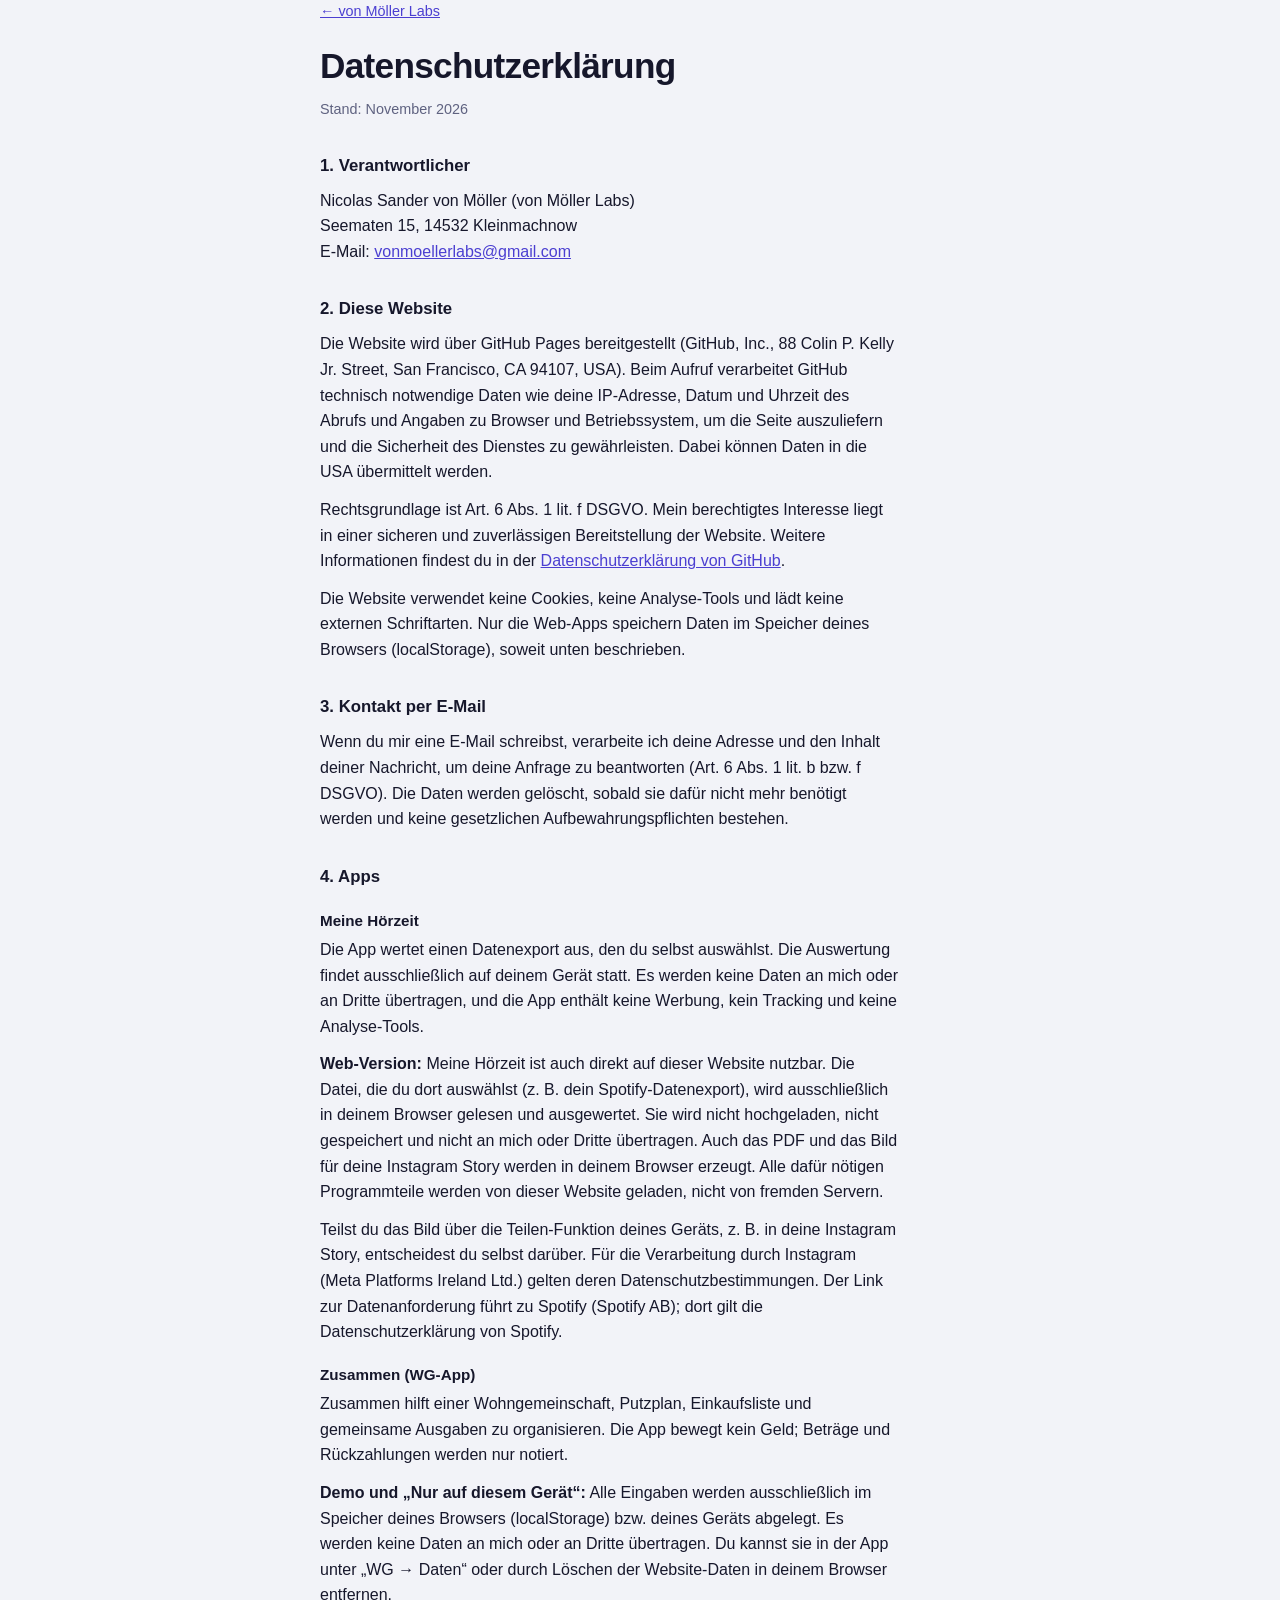
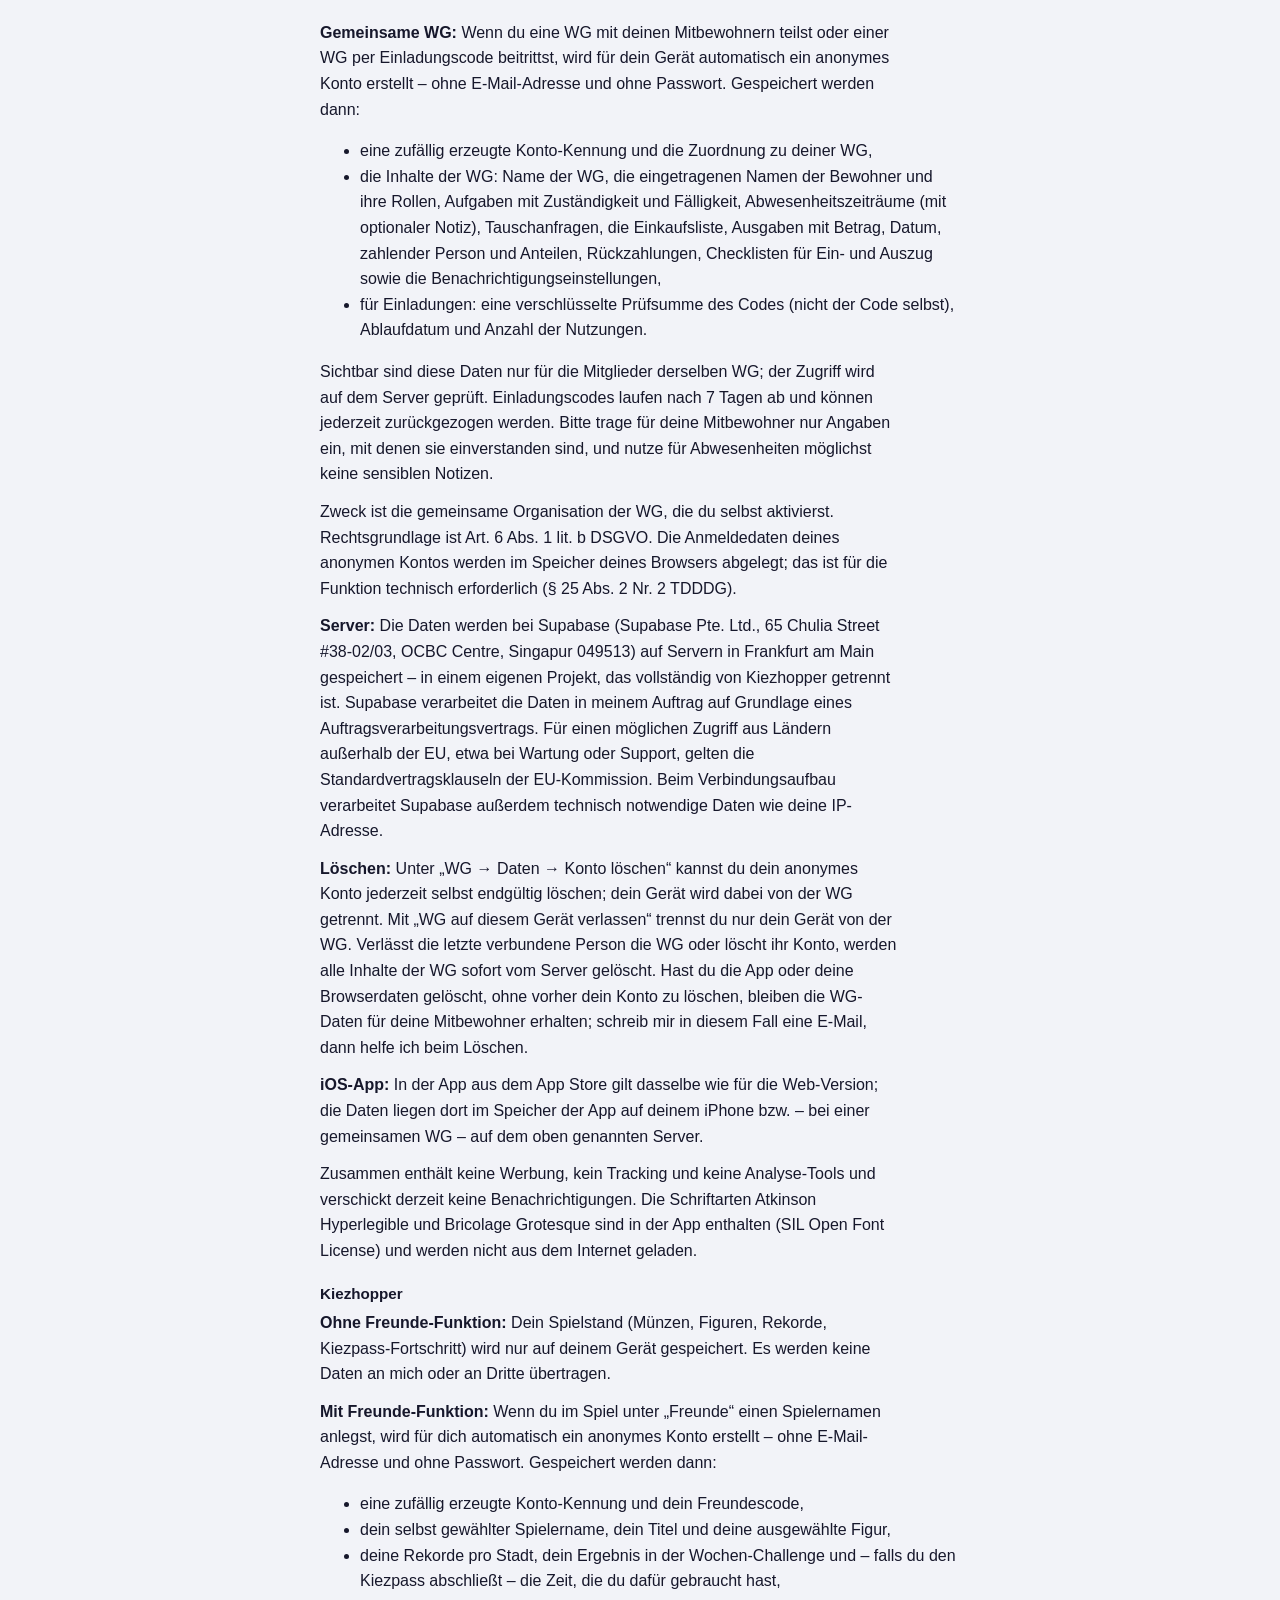
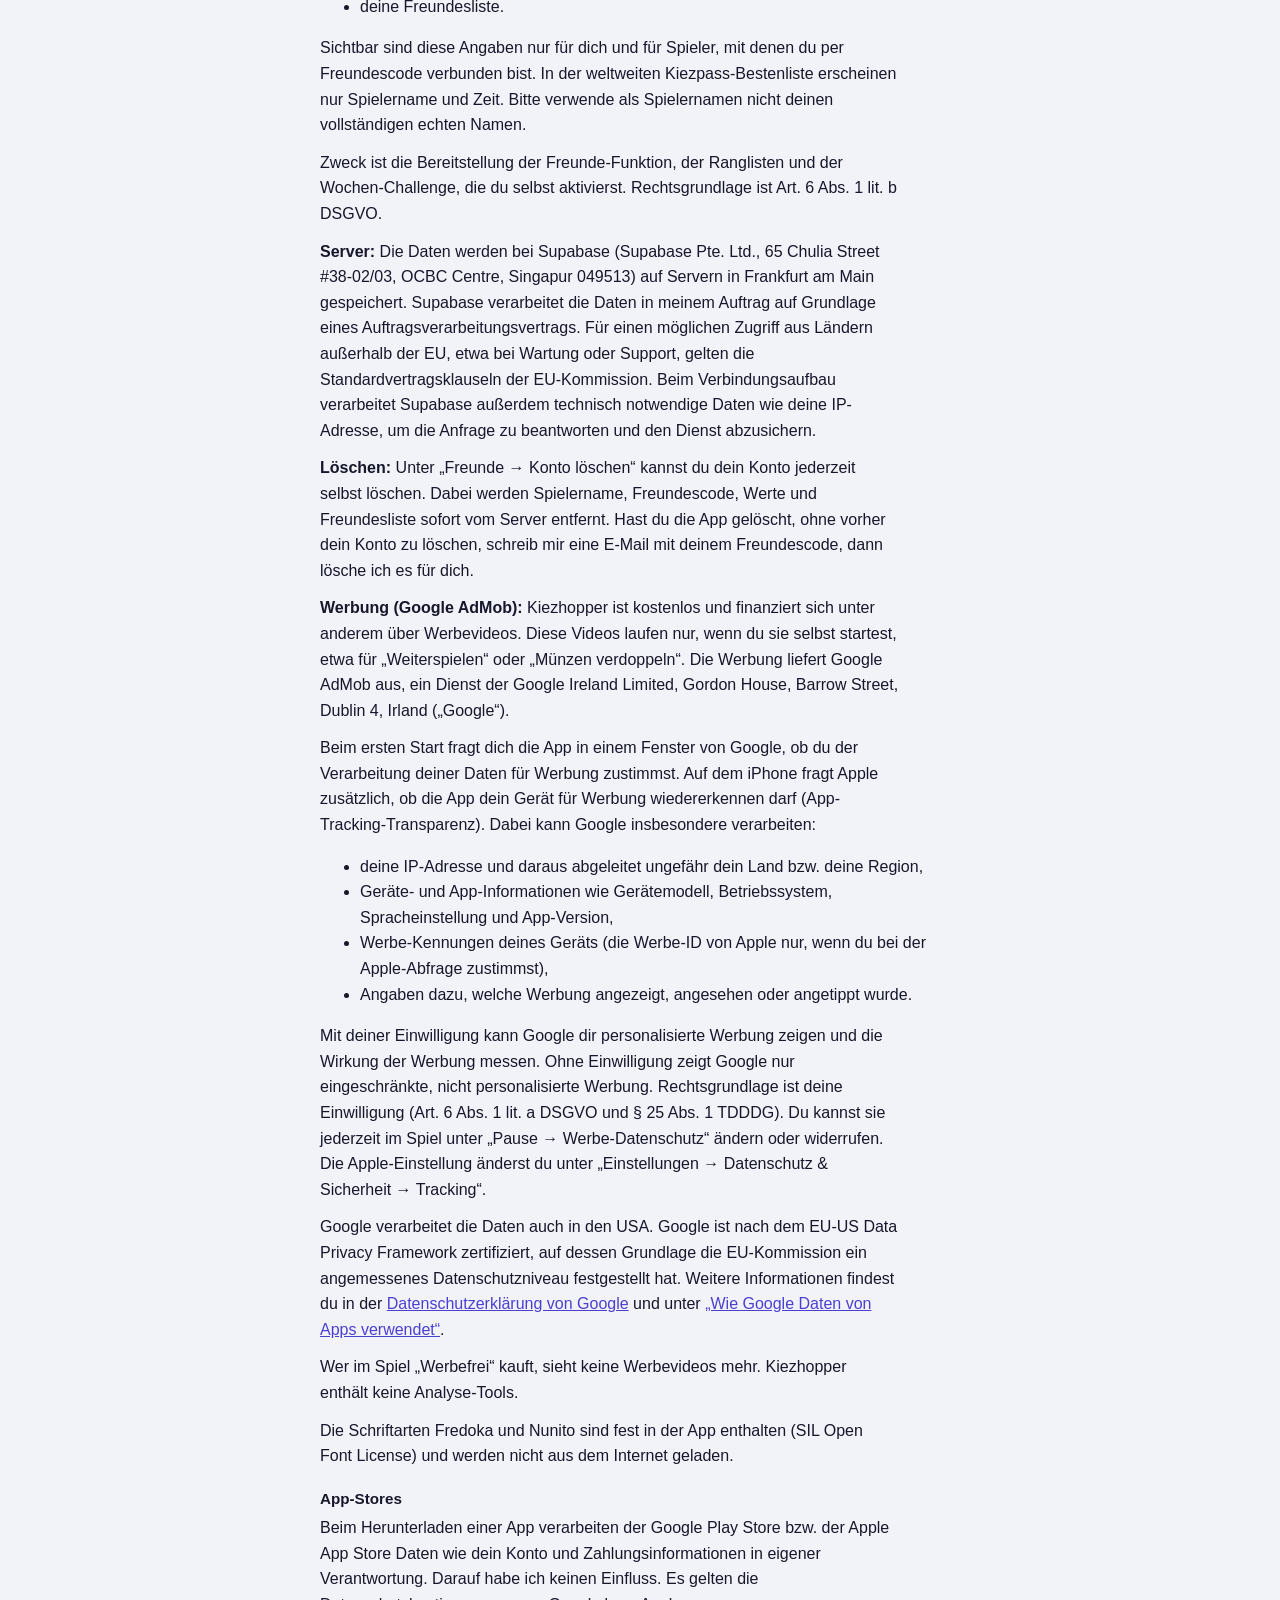
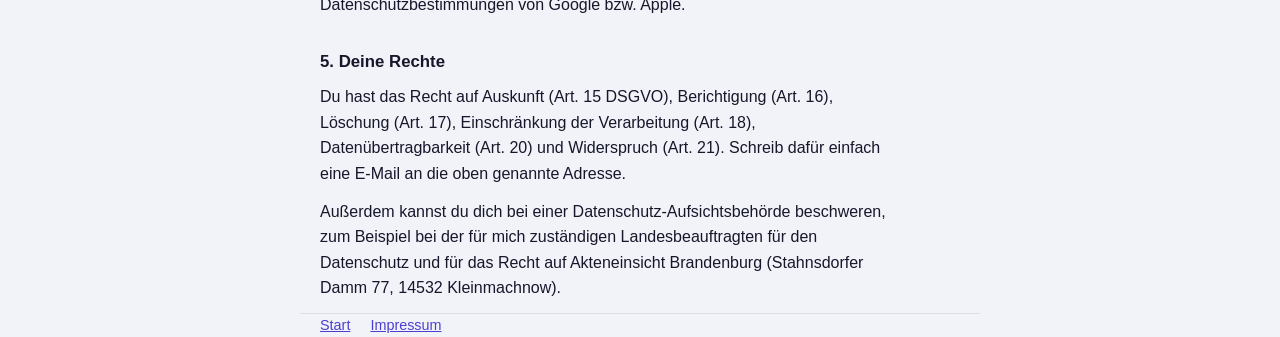
<file: datenschutz.html>
<!doctype html>
<html lang="de">
<head>
<meta charset="utf-8">
<meta name="viewport" content="width=device-width, initial-scale=1">
<title>Datenschutz – von Möller Labs</title>
<meta name="robots" content="noindex">
<link rel="stylesheet" href="style.css">
</head>
<body>
<main class="wrap">
  <p class="back"><a href="index.html">← von Möller Labs</a></p>
  <h1>Datenschutzerklärung</h1>
  <p class="note">Stand: November 2026</p>

  <section>
    <h2>1. Verantwortlicher</h2>
    <p>
      Nicolas Sander von Möller (von Möller Labs)<br>
      Seematen 15, 14532 Kleinmachnow<br>
      E-Mail: <a href="mailto:vonmoellerlabs@gmail.com">vonmoellerlabs@gmail.com</a>
    </p>
  </section>

  <section>
    <h2>2. Diese Website</h2>
    <p>Die Website wird über GitHub Pages bereitgestellt (GitHub, Inc., 88 Colin P. Kelly Jr. Street, San Francisco, CA 94107, USA). Beim Aufruf verarbeitet GitHub technisch notwendige Daten wie deine IP-Adresse, Datum und Uhrzeit des Abrufs und Angaben zu Browser und Betriebssystem, um die Seite auszuliefern und die Sicherheit des Dienstes zu gewährleisten. Dabei können Daten in die USA übermittelt werden.</p>
    <p>Rechtsgrundlage ist Art. 6 Abs. 1 lit. f DSGVO. Mein berechtigtes Interesse liegt in einer sicheren und zuverlässigen Bereitstellung der Website. Weitere Informationen findest du in der <a href="https://docs.github.com/de/site-policy/privacy-policies/github-general-privacy-statement" rel="noopener">Datenschutzerklärung von GitHub</a>.</p>
    <p>Die Website verwendet keine Cookies, keine Analyse-Tools und lädt keine externen Schriftarten. Nur die Web-Apps speichern Daten im Speicher deines Browsers (localStorage), soweit unten beschrieben.</p>
  </section>

  <section>
    <h2>3. Kontakt per E-Mail</h2>
    <p>Wenn du mir eine E-Mail schreibst, verarbeite ich deine Adresse und den Inhalt deiner Nachricht, um deine Anfrage zu beantworten (Art. 6 Abs. 1 lit. b bzw. f DSGVO). Die Daten werden gelöscht, sobald sie dafür nicht mehr benötigt werden und keine gesetzlichen Aufbewahrungspflichten bestehen.</p>
  </section>

  <section>
    <h2>4. Apps</h2>
    <h3>Meine Hörzeit</h3>
    <p>Die App wertet einen Datenexport aus, den du selbst auswählst. Die Auswertung findet ausschließlich auf deinem Gerät statt. Es werden keine Daten an mich oder an Dritte übertragen, und die App enthält keine Werbung, kein Tracking und keine Analyse-Tools.</p>
    <p><strong>Web-Version:</strong> Meine Hörzeit ist auch direkt auf dieser Website nutzbar. Die Datei, die du dort auswählst (z. B. dein Spotify-Datenexport), wird ausschließlich in deinem Browser gelesen und ausgewertet. Sie wird nicht hochgeladen, nicht gespeichert und nicht an mich oder Dritte übertragen. Auch das PDF und das Bild für deine Instagram Story werden in deinem Browser erzeugt. Alle dafür nötigen Programmteile werden von dieser Website geladen, nicht von fremden Servern.</p>
    <p>Teilst du das Bild über die Teilen-Funktion deines Geräts, z. B. in deine Instagram Story, entscheidest du selbst darüber. Für die Verarbeitung durch Instagram (Meta Platforms Ireland Ltd.) gelten deren Datenschutzbestimmungen. Der Link zur Datenanforderung führt zu Spotify (Spotify AB); dort gilt die Datenschutzerklärung von Spotify.</p>
    <h3>Zusammen (WG-App)</h3>
    <p>Zusammen hilft einer Wohngemeinschaft, Putzplan, Einkaufsliste und gemeinsame Ausgaben zu organisieren. Die App bewegt kein Geld; Beträge und Rückzahlungen werden nur notiert.</p>
    <p><strong>Demo und „Nur auf diesem Gerät“:</strong> Alle Eingaben werden ausschließlich im Speicher deines Browsers (localStorage) bzw. deines Geräts abgelegt. Es werden keine Daten an mich oder an Dritte übertragen. Du kannst sie in der App unter „WG → Daten“ oder durch Löschen der Website-Daten in deinem Browser entfernen.</p>
    <p><strong>Gemeinsame WG:</strong> Wenn du eine WG mit deinen Mitbewohnern teilst oder einer WG per Einladungscode beitrittst, wird für dein Gerät automatisch ein anonymes Konto erstellt – ohne E-Mail-Adresse und ohne Passwort. Gespeichert werden dann:</p>
    <ul>
      <li>eine zufällig erzeugte Konto-Kennung und die Zuordnung zu deiner WG,</li>
      <li>die Inhalte der WG: Name der WG, die eingetragenen Namen der Bewohner und ihre Rollen, Aufgaben mit Zuständigkeit und Fälligkeit, Abwesenheitszeiträume (mit optionaler Notiz), Tauschanfragen, die Einkaufsliste, Ausgaben mit Betrag, Datum, zahlender Person und Anteilen, Rückzahlungen, Checklisten für Ein- und Auszug sowie die Benachrichtigungseinstellungen,</li>
      <li>für Einladungen: eine verschlüsselte Prüfsumme des Codes (nicht der Code selbst), Ablaufdatum und Anzahl der Nutzungen.</li>
    </ul>
    <p>Sichtbar sind diese Daten nur für die Mitglieder derselben WG; der Zugriff wird auf dem Server geprüft. Einladungscodes laufen nach 7 Tagen ab und können jederzeit zurückgezogen werden. Bitte trage für deine Mitbewohner nur Angaben ein, mit denen sie einverstanden sind, und nutze für Abwesenheiten möglichst keine sensiblen Notizen.</p>
    <p>Zweck ist die gemeinsame Organisation der WG, die du selbst aktivierst. Rechtsgrundlage ist Art. 6 Abs. 1 lit. b DSGVO. Die Anmeldedaten deines anonymen Kontos werden im Speicher deines Browsers abgelegt; das ist für die Funktion technisch erforderlich (§ 25 Abs. 2 Nr. 2 TDDDG).</p>
    <p><strong>Server:</strong> Die Daten werden bei Supabase (Supabase Pte. Ltd., 65 Chulia Street #38-02/03, OCBC Centre, Singapur 049513) auf Servern in Frankfurt am Main gespeichert – in einem eigenen Projekt, das vollständig von Kiezhopper getrennt ist. Supabase verarbeitet die Daten in meinem Auftrag auf Grundlage eines Auftragsverarbeitungsvertrags. Für einen möglichen Zugriff aus Ländern außerhalb der EU, etwa bei Wartung oder Support, gelten die Standardvertragsklauseln der EU-Kommission. Beim Verbindungsaufbau verarbeitet Supabase außerdem technisch notwendige Daten wie deine IP-Adresse.</p>
    <p><strong>Löschen:</strong> Unter „WG → Daten → Konto löschen“ kannst du dein anonymes Konto jederzeit selbst endgültig löschen; dein Gerät wird dabei von der WG getrennt. Mit „WG auf diesem Gerät verlassen“ trennst du nur dein Gerät von der WG. Verlässt die letzte verbundene Person die WG oder löscht ihr Konto, werden alle Inhalte der WG sofort vom Server gelöscht. Hast du die App oder deine Browserdaten gelöscht, ohne vorher dein Konto zu löschen, bleiben die WG-Daten für deine Mitbewohner erhalten; schreib mir in diesem Fall eine E-Mail, dann helfe ich beim Löschen.</p>
    <p><strong>iOS-App:</strong> In der App aus dem App Store gilt dasselbe wie für die Web-Version; die Daten liegen dort im Speicher der App auf deinem iPhone bzw. – bei einer gemeinsamen WG – auf dem oben genannten Server.</p>
    <p>Zusammen enthält keine Werbung, kein Tracking und keine Analyse-Tools und verschickt derzeit keine Benachrichtigungen. Die Schriftarten Atkinson Hyperlegible und Bricolage Grotesque sind in der App enthalten (SIL Open Font License) und werden nicht aus dem Internet geladen.</p>
    <h3>Kiezhopper</h3>
    <p><strong>Ohne Freunde-Funktion:</strong> Dein Spielstand (Münzen, Figuren, Rekorde, Kiezpass-Fortschritt) wird nur auf deinem Gerät gespeichert. Es werden keine Daten an mich oder an Dritte übertragen.</p>
    <p><strong>Mit Freunde-Funktion:</strong> Wenn du im Spiel unter „Freunde“ einen Spielernamen anlegst, wird für dich automatisch ein anonymes Konto erstellt – ohne E-Mail-Adresse und ohne Passwort. Gespeichert werden dann:</p>
    <ul>
      <li>eine zufällig erzeugte Konto-Kennung und dein Freundescode,</li>
      <li>dein selbst gewählter Spielername, dein Titel und deine ausgewählte Figur,</li>
      <li>deine Rekorde pro Stadt, dein Ergebnis in der Wochen-Challenge und – falls du den Kiezpass abschließt – die Zeit, die du dafür gebraucht hast,</li>
      <li>deine Freundesliste.</li>
    </ul>
    <p>Sichtbar sind diese Angaben nur für dich und für Spieler, mit denen du per Freundescode verbunden bist. In der weltweiten Kiezpass-Bestenliste erscheinen nur Spielername und Zeit. Bitte verwende als Spielernamen nicht deinen vollständigen echten Namen.</p>
    <p>Zweck ist die Bereitstellung der Freunde-Funktion, der Ranglisten und der Wochen-Challenge, die du selbst aktivierst. Rechtsgrundlage ist Art. 6 Abs. 1 lit. b DSGVO.</p>
    <p><strong>Server:</strong> Die Daten werden bei Supabase (Supabase Pte. Ltd., 65 Chulia Street #38-02/03, OCBC Centre, Singapur 049513) auf Servern in Frankfurt am Main gespeichert. Supabase verarbeitet die Daten in meinem Auftrag auf Grundlage eines Auftragsverarbeitungsvertrags. Für einen möglichen Zugriff aus Ländern außerhalb der EU, etwa bei Wartung oder Support, gelten die Standardvertragsklauseln der EU-Kommission. Beim Verbindungsaufbau verarbeitet Supabase außerdem technisch notwendige Daten wie deine IP-Adresse, um die Anfrage zu beantworten und den Dienst abzusichern.</p>
    <p><strong>Löschen:</strong> Unter „Freunde → Konto löschen“ kannst du dein Konto jederzeit selbst löschen. Dabei werden Spielername, Freundescode, Werte und Freundesliste sofort vom Server entfernt. Hast du die App gelöscht, ohne vorher dein Konto zu löschen, schreib mir eine E-Mail mit deinem Freundescode, dann lösche ich es für dich.</p>
    <p><strong>Werbung (Google AdMob):</strong> Kiezhopper ist kostenlos und finanziert sich unter anderem über Werbevideos. Diese Videos laufen nur, wenn du sie selbst startest, etwa für „Weiterspielen“ oder „Münzen verdoppeln“. Die Werbung liefert Google AdMob aus, ein Dienst der Google Ireland Limited, Gordon House, Barrow Street, Dublin 4, Irland („Google“).</p>
    <p>Beim ersten Start fragt dich die App in einem Fenster von Google, ob du der Verarbeitung deiner Daten für Werbung zustimmst. Auf dem iPhone fragt Apple zusätzlich, ob die App dein Gerät für Werbung wiedererkennen darf (App-Tracking-Transparenz). Dabei kann Google insbesondere verarbeiten:</p>
    <ul>
      <li>deine IP-Adresse und daraus abgeleitet ungefähr dein Land bzw. deine Region,</li>
      <li>Geräte- und App-Informationen wie Gerätemodell, Betriebssystem, Spracheinstellung und App-Version,</li>
      <li>Werbe-Kennungen deines Geräts (die Werbe-ID von Apple nur, wenn du bei der Apple-Abfrage zustimmst),</li>
      <li>Angaben dazu, welche Werbung angezeigt, angesehen oder angetippt wurde.</li>
    </ul>
    <p>Mit deiner Einwilligung kann Google dir personalisierte Werbung zeigen und die Wirkung der Werbung messen. Ohne Einwilligung zeigt Google nur eingeschränkte, nicht personalisierte Werbung. Rechtsgrundlage ist deine Einwilligung (Art. 6 Abs. 1 lit. a DSGVO und § 25 Abs. 1 TDDDG). Du kannst sie jederzeit im Spiel unter „Pause → Werbe-Datenschutz“ ändern oder widerrufen. Die Apple-Einstellung änderst du unter „Einstellungen → Datenschutz &amp; Sicherheit → Tracking“.</p>
    <p>Google verarbeitet die Daten auch in den USA. Google ist nach dem EU-US Data Privacy Framework zertifiziert, auf dessen Grundlage die EU-Kommission ein angemessenes Datenschutzniveau festgestellt hat. Weitere Informationen findest du in der <a href="https://policies.google.com/privacy">Datenschutzerklärung von Google</a> und unter <a href="https://policies.google.com/technologies/partner-sites">„Wie Google Daten von Apps verwendet“</a>.</p>
    <p>Wer im Spiel „Werbefrei“ kauft, sieht keine Werbevideos mehr. Kiezhopper enthält keine Analyse-Tools.</p>
    <p>Die Schriftarten Fredoka und Nunito sind fest in der App enthalten (SIL Open Font License) und werden nicht aus dem Internet geladen.</p>
    <h3>App-Stores</h3>
    <p>Beim Herunterladen einer App verarbeiten der Google Play Store bzw. der Apple App Store Daten wie dein Konto und Zahlungsinformationen in eigener Verantwortung. Darauf habe ich keinen Einfluss. Es gelten die Datenschutzbestimmungen von Google bzw. Apple.</p>
  </section>

  <section>
    <h2>5. Deine Rechte</h2>
    <p>Du hast das Recht auf Auskunft (Art. 15 DSGVO), Berichtigung (Art. 16), Löschung (Art. 17), Einschränkung der Verarbeitung (Art. 18), Datenübertragbarkeit (Art. 20) und Widerspruch (Art. 21). Schreib dafür einfach eine E-Mail an die oben genannte Adresse.</p>
    <p>Außerdem kannst du dich bei einer Datenschutz-Aufsichtsbehörde beschweren, zum Beispiel bei der für mich zuständigen Landesbeauftragten für den Datenschutz und für das Recht auf Akteneinsicht Brandenburg (Stahnsdorfer Damm 77, 14532 Kleinmachnow).</p>
  </section>
</main>
<footer class="wrap">
  <a href="index.html">Start</a>
  <a href="impressum.html">Impressum</a>
</footer>
</body>
</html>
</file>
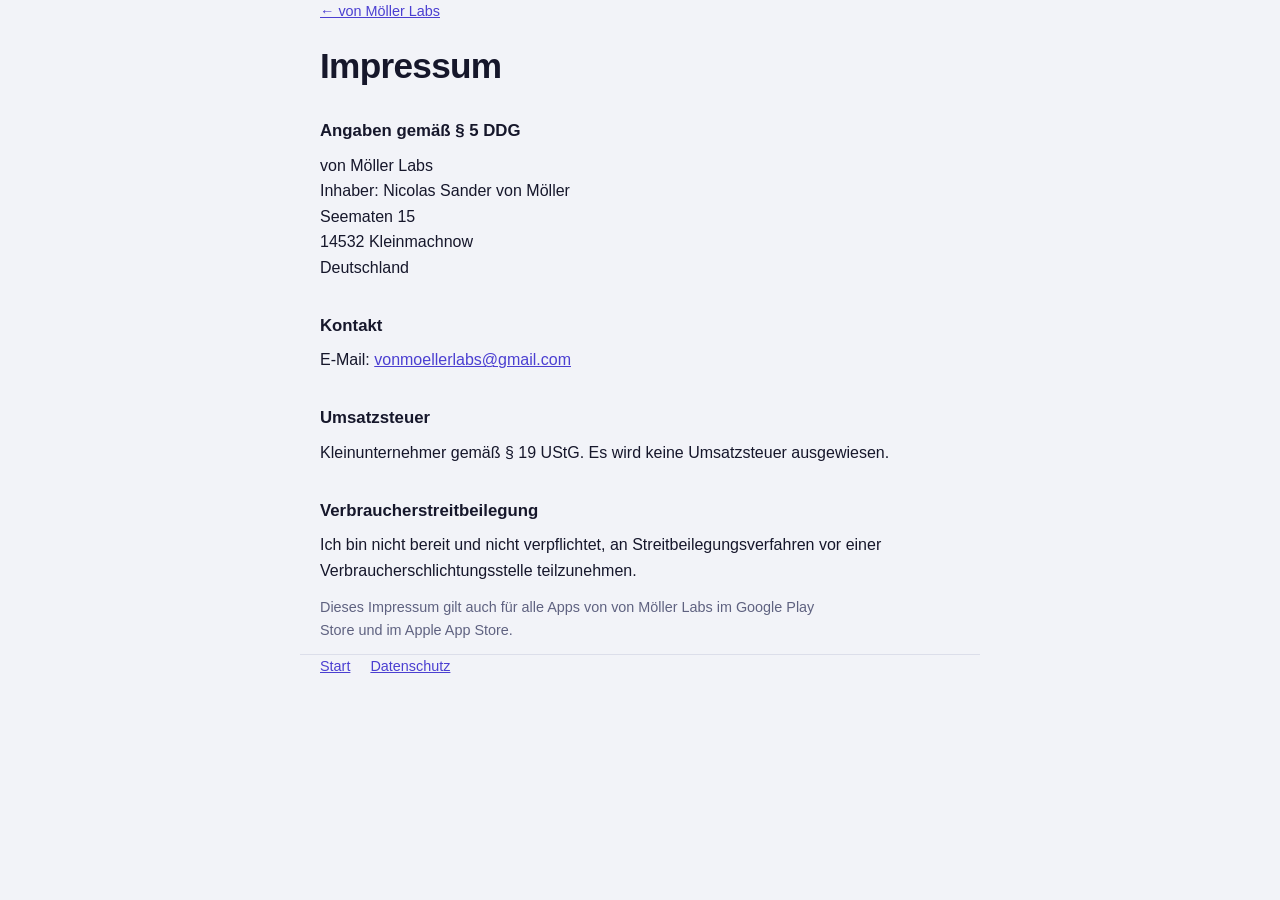
<file: impressum.html>
<!doctype html>
<html lang="de">
<head>
<meta charset="utf-8">
<meta name="viewport" content="width=device-width, initial-scale=1">
<title>Impressum – von Möller Labs</title>
<meta name="robots" content="noindex">
<link rel="stylesheet" href="style.css">
</head>
<body>
<main class="wrap">
  <p class="back"><a href="index.html">← von Möller Labs</a></p>
  <h1>Impressum</h1>

  <section>
    <h2>Angaben gemäß § 5 DDG</h2>
    <p>
      von Möller Labs<br>
      Inhaber: Nicolas Sander von Möller<br>
      Seematen 15<br>
      14532 Kleinmachnow<br>
      Deutschland
    </p>
  </section>

  <section>
    <h2>Kontakt</h2>
    <p>
      E-Mail: <a href="mailto:vonmoellerlabs@gmail.com">vonmoellerlabs@gmail.com</a>
    </p>
  </section>

  <section>
    <h2>Umsatzsteuer</h2>
    <p>Kleinunternehmer gemäß § 19 UStG. Es wird keine Umsatzsteuer ausgewiesen.</p>
  </section>

  <section>
    <h2>Verbraucherstreitbeilegung</h2>
    <p>Ich bin nicht bereit und nicht verpflichtet, an Streitbeilegungsverfahren vor einer Verbraucherschlichtungsstelle teilzunehmen.</p>
  </section>

  <p class="note">Dieses Impressum gilt auch für alle Apps von von Möller Labs im Google Play Store und im Apple App Store.</p>
</main>
<footer class="wrap">
  <a href="index.html">Start</a>
  <a href="datenschutz.html">Datenschutz</a>
</footer>
</body>
</html>
</file>
<file: style.css>
/* von Möller Labs – shared styles. System fonts only, so no external requests. */
:root{
  --bg:#F2F3F8; --surface:#FFFFFF; --fg:#16172B; --muted:#5F6280; --line:#DCDEEA; --accent:#4B3FD1;
  color-scheme:light;
}
@media (prefers-color-scheme: dark){
  :root{--bg:#101120; --surface:#191A2E; --fg:#ECEDF7; --muted:#9A9DBD; --line:#2A2C46; --accent:#9C93FF; color-scheme:dark}
}
*{box-sizing:border-box}
body{margin:0;background:var(--bg);color:var(--fg);
  font:16px/1.6 -apple-system, BlinkMacSystemFont, "Segoe UI", Roboto, "Helvetica Neue", Arial, sans-serif}
.wrap{max-width:680px;margin:0 auto;padding:0 20px}
main{padding-top:56px;padding-bottom:40px}
h1{font-size:2.2rem;line-height:1.1;letter-spacing:-.02em;margin:0 0 12px;text-wrap:balance}
h2{font-size:1.05rem;margin:32px 0 8px}
h3{font-size:.95rem;margin:18px 0 4px}
p{margin:0 0 12px;max-width:65ch}
a{color:var(--accent)}
a:focus-visible{outline:2px solid var(--accent);outline-offset:2px}
.eyebrow{font-size:.75rem;letter-spacing:.1em;text-transform:uppercase;color:var(--muted);font-weight:600;margin-bottom:6px}
.lead{font-size:1.15rem;color:var(--muted)}
.back{font-size:.9rem;margin-bottom:24px}
.note{color:var(--muted);font-size:.9rem}
.apps{list-style:none;padding:0;margin:0;display:grid;gap:12px}
.apps li{background:var(--surface);border:1px solid var(--line);border-radius:12px;padding:16px;display:grid;gap:4px}
.apps span{color:var(--muted);font-size:.95rem}
.apps .tag{justify-self:start;font-size:.75rem;font-weight:600;color:var(--accent);margin-top:4px}
footer{display:flex;gap:20px;padding-top:20px;padding-bottom:40px;border-top:1px solid var(--line);font-size:.9rem}
.app-head{display:flex;gap:12px;align-items:center;margin-bottom:4px}
.app-head div{display:grid}
.icon{flex:none;width:44px;height:44px;border-radius:11px;display:grid;place-items:center;color:#fff;font-weight:800;font-size:1.3rem}
.apps .app-head .tag{margin-top:0}
.btn{justify-self:start;margin-top:8px;background:var(--accent);color:#fff;text-decoration:none;font-weight:600;font-size:.95rem;padding:9px 16px;border-radius:999px}
.btn:hover{filter:brightness(1.08)}
@media (prefers-color-scheme: dark){.btn{color:#101120}}
.apps .soon{justify-self:start;margin-top:8px;font-size:.85rem;font-weight:600;color:var(--fg);background:var(--bg);border:1px dashed var(--line);padding:6px 12px;border-radius:999px}
</file>
